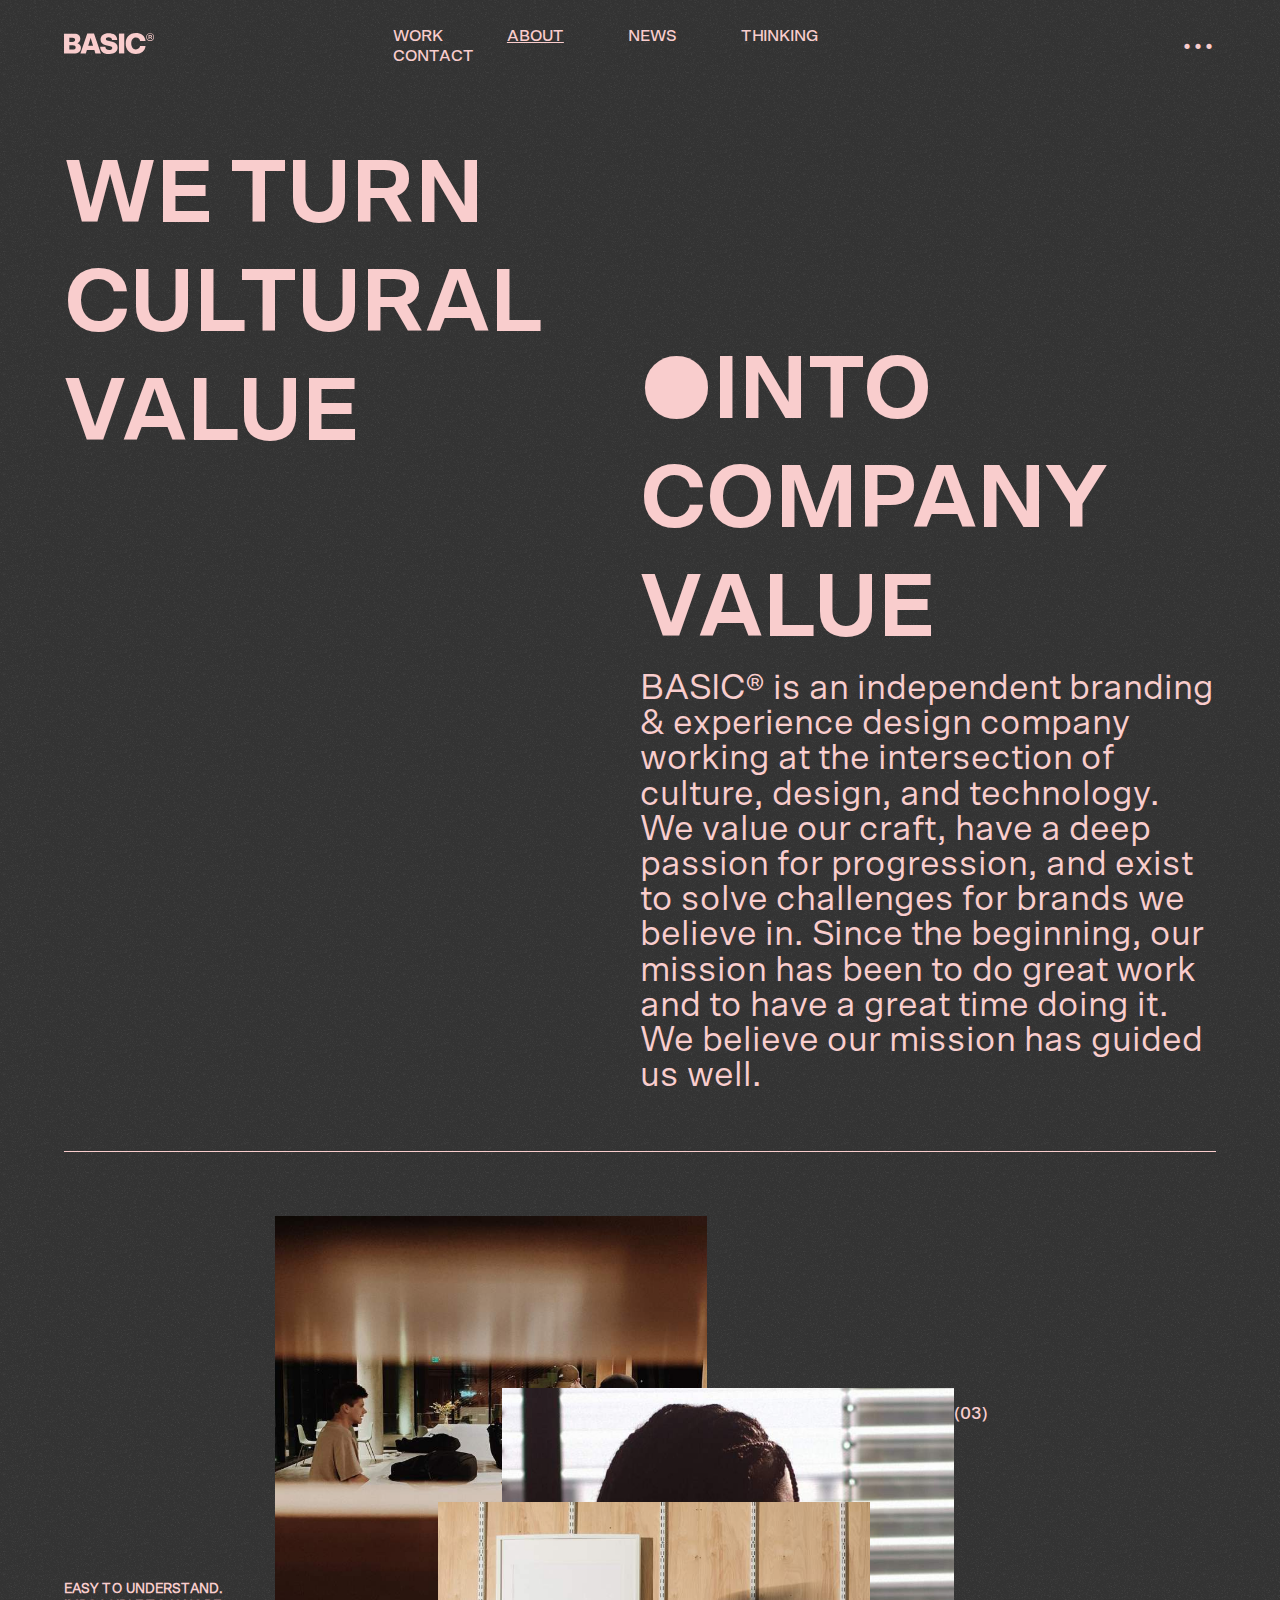
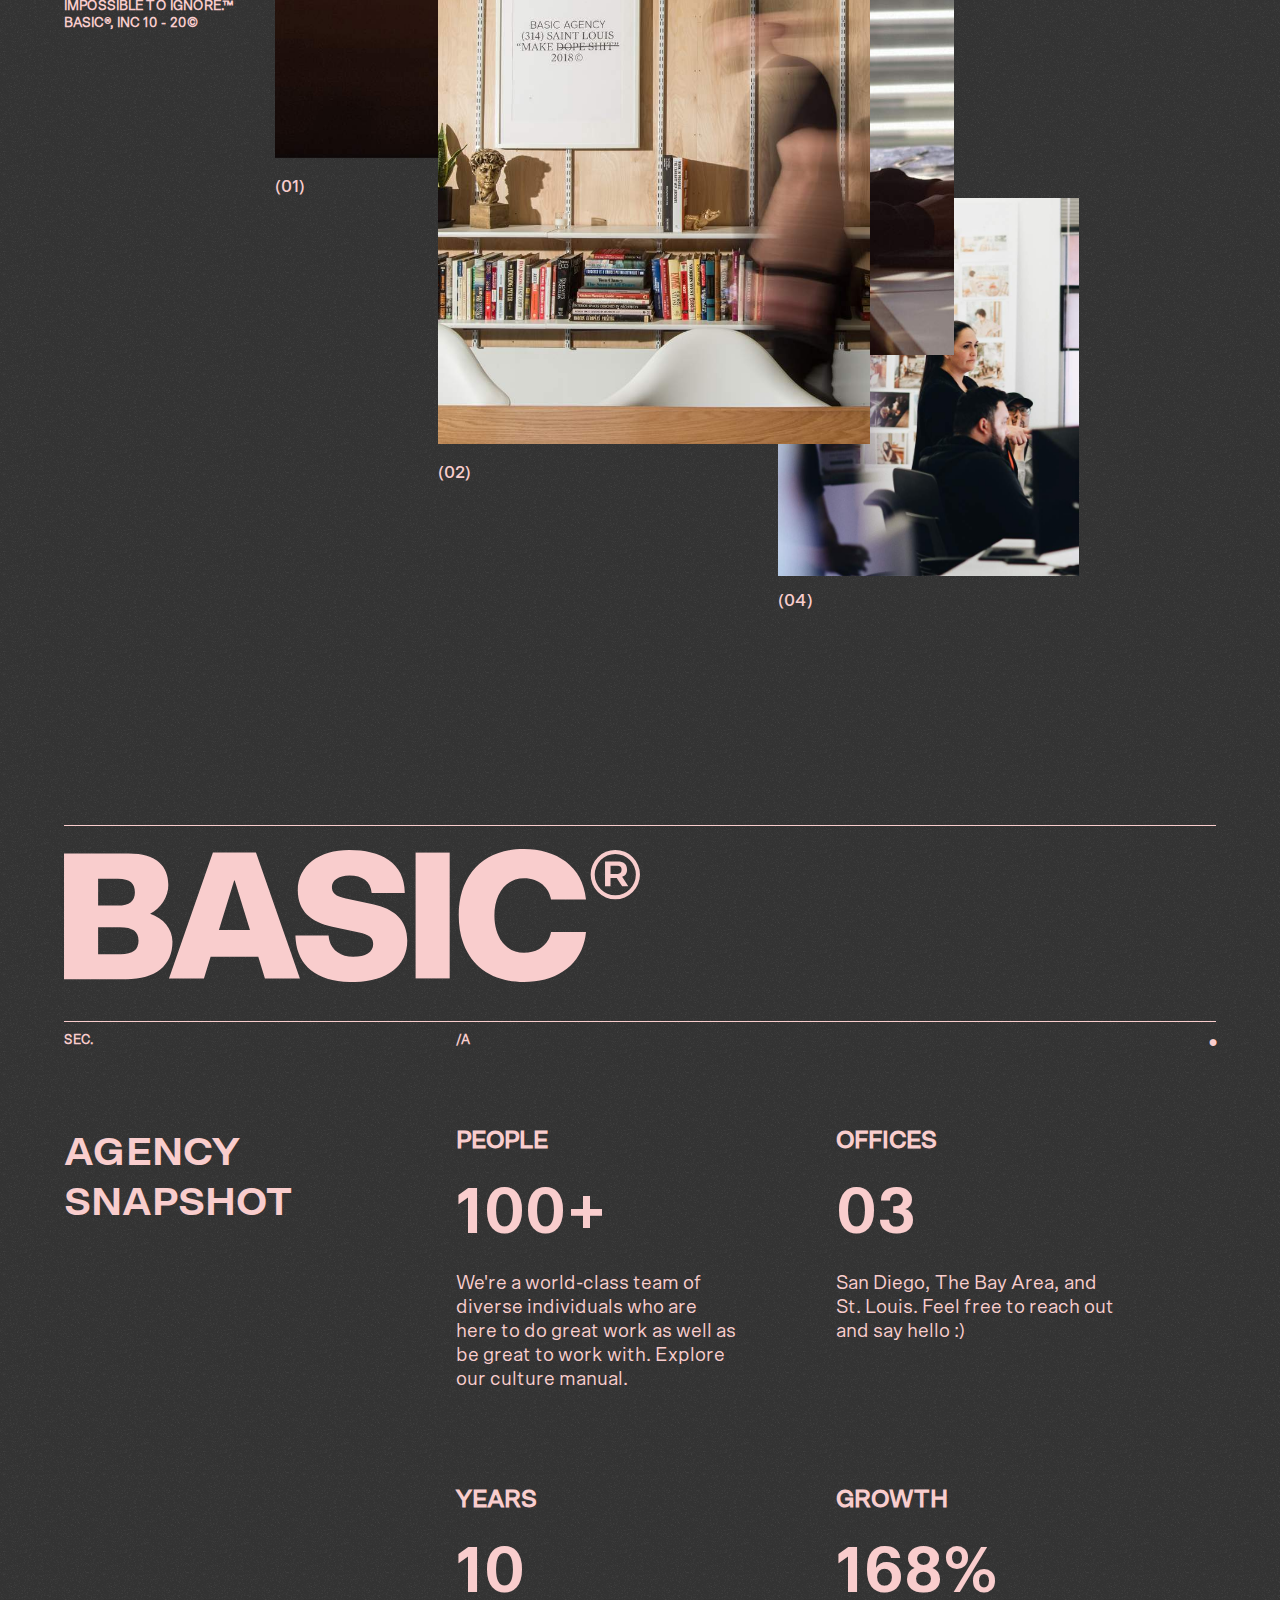
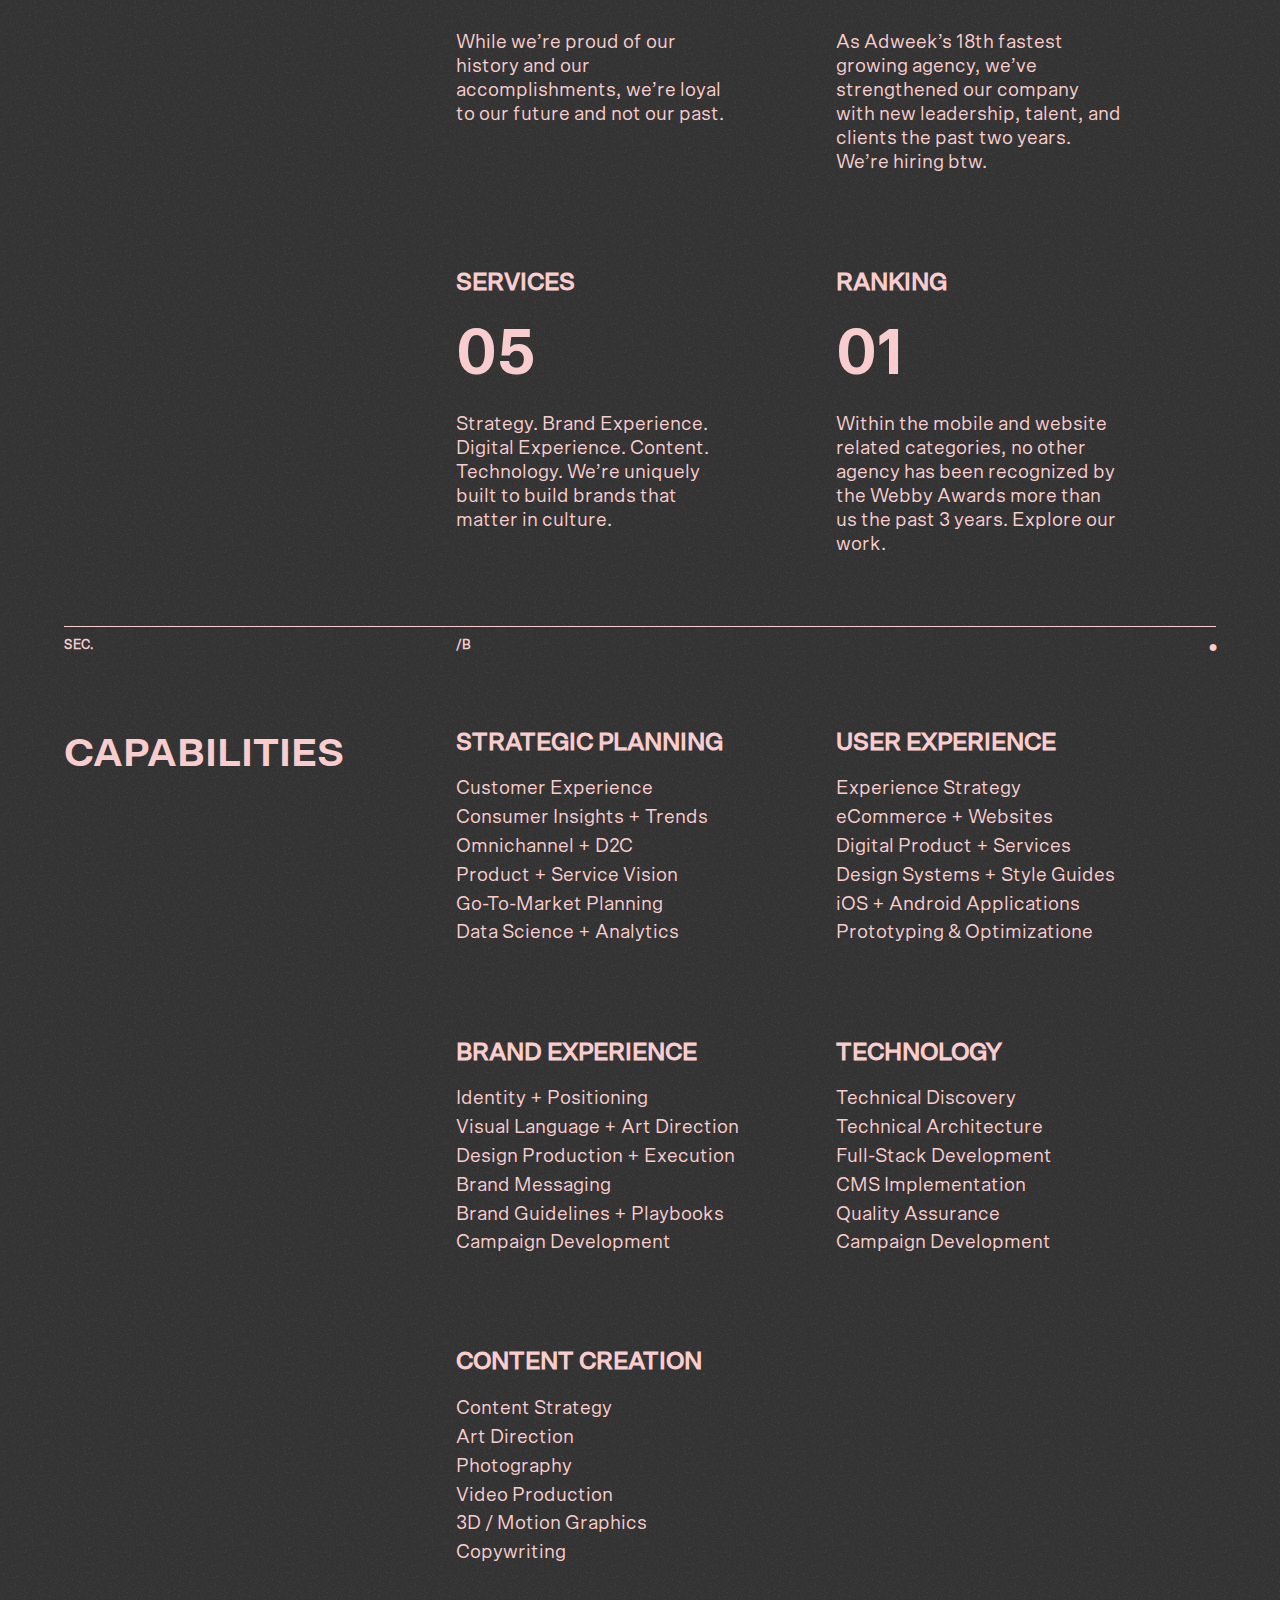
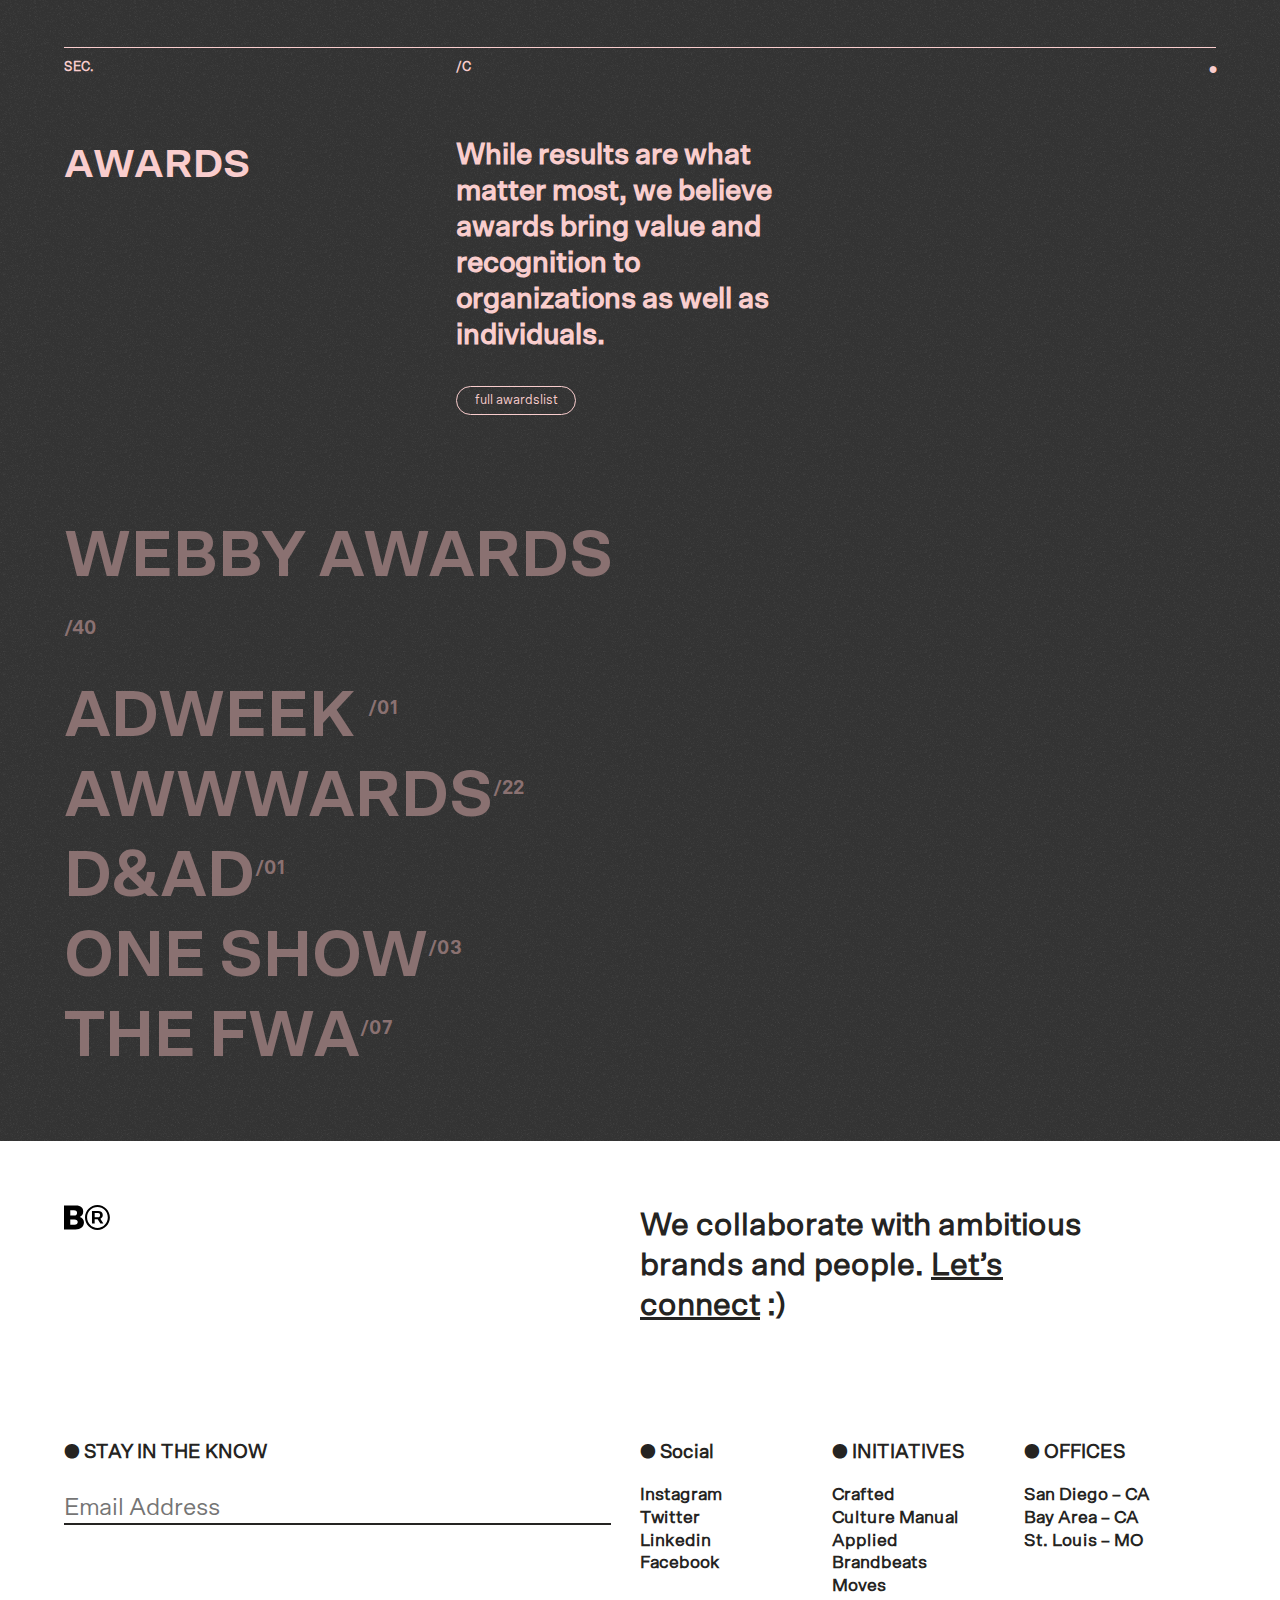
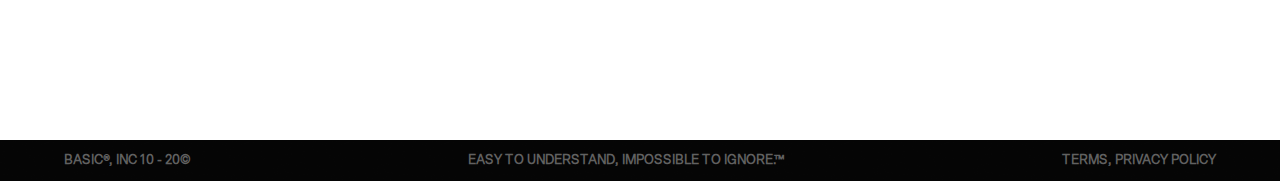
<file: assets/html/about.html>
<!DOCTYPE html>
<html lang="en">

<head>
    <meta charset="UTF-8">
    <meta name="viewport" content="width=device-width, initial-scale=1.0">
    <link rel="stylesheet" href="../css/style.css">
    <title>Basic Agency - About</title>
</head>

<body id="about-body">

    <section id="else">
        <header id="header">
            <div class="logo">
                <a href="../../index.html"><img src="../img/logo_pink.svg" alt=""></a>
            </div>
            <div class="navigation">
                <ul>
                    <li><a href="work.html">WORK</a></li>
                    <li><a href="about.html" class="current">ABOUT</a></li>
                    <li><a href="news.html">NEWS</a></li>
                    <li><a href="thinking.html">THINKING</a></li>
                    <li><a href="contact.html">CONTACT</a></li>
                </ul>
            </div>
            <div id="hirozental-menu">
                <a href="#">...</a>
            </div>
        </header>

        <main id="about-main">
            <section class="about-section-first">
                <article class="about-article-first">
                    <h2>WE TURN CULTURAL VALUE </h2>
                    <div>
                        <h3>●INTO COMPANY VALUE</h3>
                        <p>
                            BASIC® is an independent branding & experience design company working at the intersection of
                            culture, design, and
                            technology. We value our craft, have a deep passion for progression, and exist to solve
                            challenges
                            for brands we
                            believe in. Since the beginning, our mission has been to do great work and to have a great
                            time
                            doing it. We believe
                            our mission has guided us well.
                        </p>
                    </div>
                </article>
                <article class="about-article-second">
                    <h5>
                        EASY TO UNDERSTAND. <br>
                        IMPOSSIBLE TO IGNORE.™ <br>
                        BASIC®, INC 10 - 20©
                    </h5>
                    <div class="about-pictures">
                        <figure>
                            <img src="../img/About-Gallery_3.jpg" alt="" class="about-img-first">
                            <figcaption>
                                <p>
                                    (01)
                                </p>
                            </figcaption>
                        </figure>
                        <figure class="about-fig-second">
                            <img src="../img/About-Gallery_2.jpg" alt="" class="about-img-second">
                            <figcaption>
                                <p>
                                    (02)
                                </p>
                            </figcaption>
                        </figure>
                        <figure class="about-fig-third">
                            <img src="../img/About-Gallery_4.jpg" alt="" class="about-img-third">
                            <figcaption>
                                <p>
                                    (03)
                                </p>
                            </figcaption>
                        </figure>
                        <figure class="about-fig-fourth">
                            <img src="../img/About-Gallery_1.jpg" alt="" class="about-img-fourth">
                            <figcaption>
                                <p>
                                    (04)
                                </p>
                            </figcaption>
                        </figure>
                    </div>
                </article>
            </section>

            <section class="about-section-second">
                <div class="about-section-second-logo">
                    <img src="../img/logo_pink.svg" alt="">
                </div>
                <article class="about-article-third">

                    <h6>SEC.</h6>
                    <h6>/A</h6>
                    <span>●</span>
                    <h2>AGENCY SNAPSHOT</h2>
                    <div>
                        <h4>PEOPLE</h4>
                        <h3>100+</h3>
                        <p>
                            We're a world-class team of diverse individuals who are here to do great work as well as be
                            great to work with.
                            Explore our culture manual.
                        </p>
                    </div>
                    <div>
                        <h4>OFFICES</h4>
                        <h3>03</h3>
                        <p>
                            San Diego, The Bay Area, and St. Louis. Feel free to reach out and say hello :)
                        </p>
                    </div>
                    <div></div>
                    <div>
                        <h4>YEARS</h4>
                        <h3>10</h3>
                        <p>
                            While we’re proud of our history and our accomplishments, we’re loyal to our future and not
                            our
                            past.
                        </p>
                    </div>
                    <div>
                        <h4>GROWTH</h4>
                        <h3>168%</h3>
                        <p>
                            As Adweek’s 18th fastest growing agency, we’ve strengthened our company with new leadership,
                            talent, and clients the
                            past two years. We’re hiring btw.
                        </p>
                    </div>
                    <div></div>
                    <div>
                        <h4>SERVICES</h4>
                        <h3>05</h3>
                        <p>
                            Strategy. Brand Experience. Digital Experience. Content. Technology. We’re uniquely built to
                            build brands that
                            matter in culture.
                        </p>
                    </div>
                    <div>
                        <h4>RANKING</h4>
                        <h3>01</h3>
                        <p>
                            Within the mobile and website related categories, no other agency has been recognized by the
                            Webby Awards more than
                            us the past 3 years. Explore our work.
                        </p>
                    </div>
                </article>

                <article class="about-article-third">

                    <h6>SEC.</h6>
                    <h6>/B</h6>
                    <span>●</span>
                    <h2>CAPABILITIES</h2>
                    <div>
                        <h4>STRATEGIC PLANNING</h4>
                        <p>
                            Customer Experience <br>
                            Consumer Insights + Trends <br>
                            Omnichannel + D2C <br>
                            Product + Service Vision <br>
                            Go-To-Market Planning <br>
                            Data Science + Analytics
                        </p>
                    </div>
                    <div>
                        <h4>USER EXPERIENCE</h4>
                        <p>
                            Experience Strategy <br>
                            eCommerce + Websites <br>
                            Digital Product + Services <br>
                            Design Systems + Style Guides <br>
                            iOS + Android Applications <br>
                            Prototyping & Optimizatione
                        </p>
                    </div>
                    <div></div>
                    <div>
                        <h4>BRAND EXPERIENCE</h4>
                        <p>
                            Identity + Positioning <br>
                            Visual Language + Art Direction <br>
                            Design Production + Execution <br>
                            Brand Messaging <br>
                            Brand Guidelines + Playbooks <br>
                            Campaign Development <br>
                        </p>
                    </div>
                    <div>
                        <h4>TECHNOLOGY</h4>
                        <p>
                            Technical Discovery <br>
                            Technical Architecture <br>
                            Full-Stack Development <br>
                            CMS Implementation <br>
                            Quality Assurance <br>
                            Campaign Development
                        </p>
                    </div>
                    <div></div>
                    <div>
                        <h4>CONTENT CREATION</h4>
                        <p>
                            Content Strategy <br>
                            Art Direction <br>
                            Photography <br>
                            Video Production <br>
                            3D / Motion Graphics <br>
                            Copywriting
                        </p>
                    </div>

                </article>

                <article class="about-article-third">
                    <h6>SEC.</h6>
                    <h6>/C</h6>
                    <span>●</span>
                    <h2>AWARDS</h2>
                    <div>
                        <h5>
                            While results are what matter most, we believe awards bring value and recognition to
                            organizations as well as
                            individuals.
                        </h5>
                        <a href="#">full awardslist</a>
                    </div>
                </article>
                <article class="about-picture-hidden">
                    <div>
                        <h2 class="about-pic">WEBBY AWARDS <sup>/40</sup></h2>
                        <h2 class="about-pic">ADWEEK <sup>/01</sup></h2>
                        <h2 class="about-pic">AWWWARDS<sup>/22</sup></h2>
                        <h2 class="about-pic">D&AD<sup>/01</sup></h2>
                        <h2 class="about-pic">ONE SHOW<sup>/03</sup></h2>
                        <h2 class="about-pic">THE FWA<sup>/07</sup></h2>
                    </div>
                    <div>
                        <img src="../img/hover-1.jpg" alt="" class="about-pic">
                        <img src="../img/hover-2.jpg" alt="" class="about-pic">
                        <img src="../img/hover-3.jpg" alt="" class="about-pic">
                        <img src="../img/hover-4.jpg" alt="" class="about-pic">
                        <img src="../img/hover-5.jpg" alt="" class="about-pic">
                        <img src="../img/hover-6.jpg" alt="" class="about-pic">
                    </div>
                </article>
            </section>

            <article class="contacts about-contacts">
                <img src="../img/footer-logo-bg-white.svg" alt="">
                <h3>
                    We collaborate with ambitious brands and people.
                    <a href="#">Let’s connect</a> :)
                </h3>
                <div class="email">
                    <h4>● STAY IN THE KNOW</h4>
                    <input type="text" placeholder="Email Address">
                </div>
                <div class="contacts-way">
                    <div>
                        <h5>● Social</h5>
                        <div class="social">
                            <h6><a href="#">Instagram</a></h6>
                            <h6><a href="#">Twitter</a></h6>
                            <h6><a href="#">Linkedin</a></h6>
                            <h6><a href="#">Facebook</a></h6>
                        </div>
                    </div>
                    <div>
                        <h5>● INITIATIVES</h5>
                        <div class="initiatives">
                            <h6><a href="#">Crafted</a></h6>
                            <h6><a href="#">Culture Manual</a></h6>
                            <h6><a href="#">Applied</a></h6>
                            <h6><a href="#">Brandbeats</a></h6>
                            <h6><a href="#">Moves</a></h6>
                        </div>
                    </div>
                    <div>
                        <h5>● OFFICES</h5>
                        <div class="office">
                            <h6><a href="#">San Diego – CA</a></h6>
                            <h6><a href="#">Bay Area – CA</a></h6>
                            <h6><a href="#">St. Louis – MO</a></h6>
                        </div>
                    </div>
                </div>
            </article>
        </main>
        <footer>
            <h3>BASIC®, INC 10 - 20©</h3>
            <h3>EASY TO UNDERSTAND, IMPOSSIBLE TO IGNORE.™</h3>
            <h3><a href="">TERMS, PRIVACY POLICY</a></h3>
        </footer>
        </main>

    </section>

    <section id="aside">
        <header class="aside-header">
            <div>
                <h1>(6) Internal Works <br> ©2020 c/o BASIC®</h1>
                <p>A collection of internal project and initiatives under <br> the BASIC® brand.</p>
            </div>
            <div>
                <img src="../img/close.svg" alt="" id="close">
            </div>
        </header>
        <main class="aside-main">
            <section class="aside-sec-main">
                <div>
                    <div class="vL"></div><span>01</span>
                </div>
                <div>
                    <img src="../img/selected-work1.jpg" alt="">
                    <h1>Culture Manual® ©2018</h1>
                    <h2>Agency Culture & Onboarding</h2>
                    <p>To help strengthen our culture and attract world class talent, we created the Culture Manual – an
                        online guide for new hires that differentiates the employee onboarding process and builds
                        alignment
                        for our collective future.</p>
                    <a href="#">Visit the Site</a>
                </div>
            </section>

            <section class="aside-sec-main">
                <div>
                    <div class="vL"></div><span>02</span>
                </div>
                <div>
                    <img src="../img/selected-work2.jpg" alt="">
                    <h1>Culture Manual® ©2018</h1>
                    <h2>Agency Culture & Onboarding</h2>
                    <p>To help strengthen our culture and attract world class talent, we created the Culture Manual – an
                        online guide for new hires that differentiates the employee onboarding process and builds
                        alignment
                        for our collective future.</p>
                    <a href="#">Visit the Site</a>
                </div>
            </section>

            <section class="aside-sec-main">
                <div>
                    <div class="vL"></div><span>03</span>
                </div>
                <div>
                    <img src="../img/selected-work3.jpg" alt="">
                    <h1>Culture Manual® ©2018</h1>
                    <h2>Agency Culture & Onboarding</h2>
                    <p>To help strengthen our culture and attract world class talent, we created the Culture Manual – an
                        online guide for new hires that differentiates the employee onboarding process and builds
                        alignment
                        for our collective future.</p>
                    <a href="#">Visit the Site</a>
                </div>
            </section>

            <section class="aside-sec-main">
                <div>
                    <div class="vL"></div><span>04</span>
                </div>
                <div>
                    <img src="../img/selected-work4.jpg" alt="">
                    <h1>Culture Manual® ©2018</h1>
                    <h2>Agency Culture & Onboarding</h2>
                    <p>To help strengthen our culture and attract world class talent, we created the Culture Manual – an
                        online guide for new hires that differentiates the employee onboarding process and builds
                        alignment
                        for our collective future.</p>
                    <a href="#">Visit the Site</a>
                </div>
            </section>

            <section class="aside-sec-main">
                <div>
                    <div class="vL"></div><span>05</span>
                </div>
                <div>
                    <img src="../img/selected-work5.jpg" alt="">
                    <h1>Culture Manual® ©2018</h1>
                    <h2>Agency Culture & Onboarding</h2>
                    <p>To help strengthen our culture and attract world class talent, we created the Culture Manual – an
                        online guide for new hires that differentiates the employee onboarding process and builds
                        alignment
                        for our collective future.</p>
                    <a href="#">Visit the Site</a>
                </div>
            </section>
    </section>

    <script src="../js/main.js"></script>

</body>

</html>
</file>
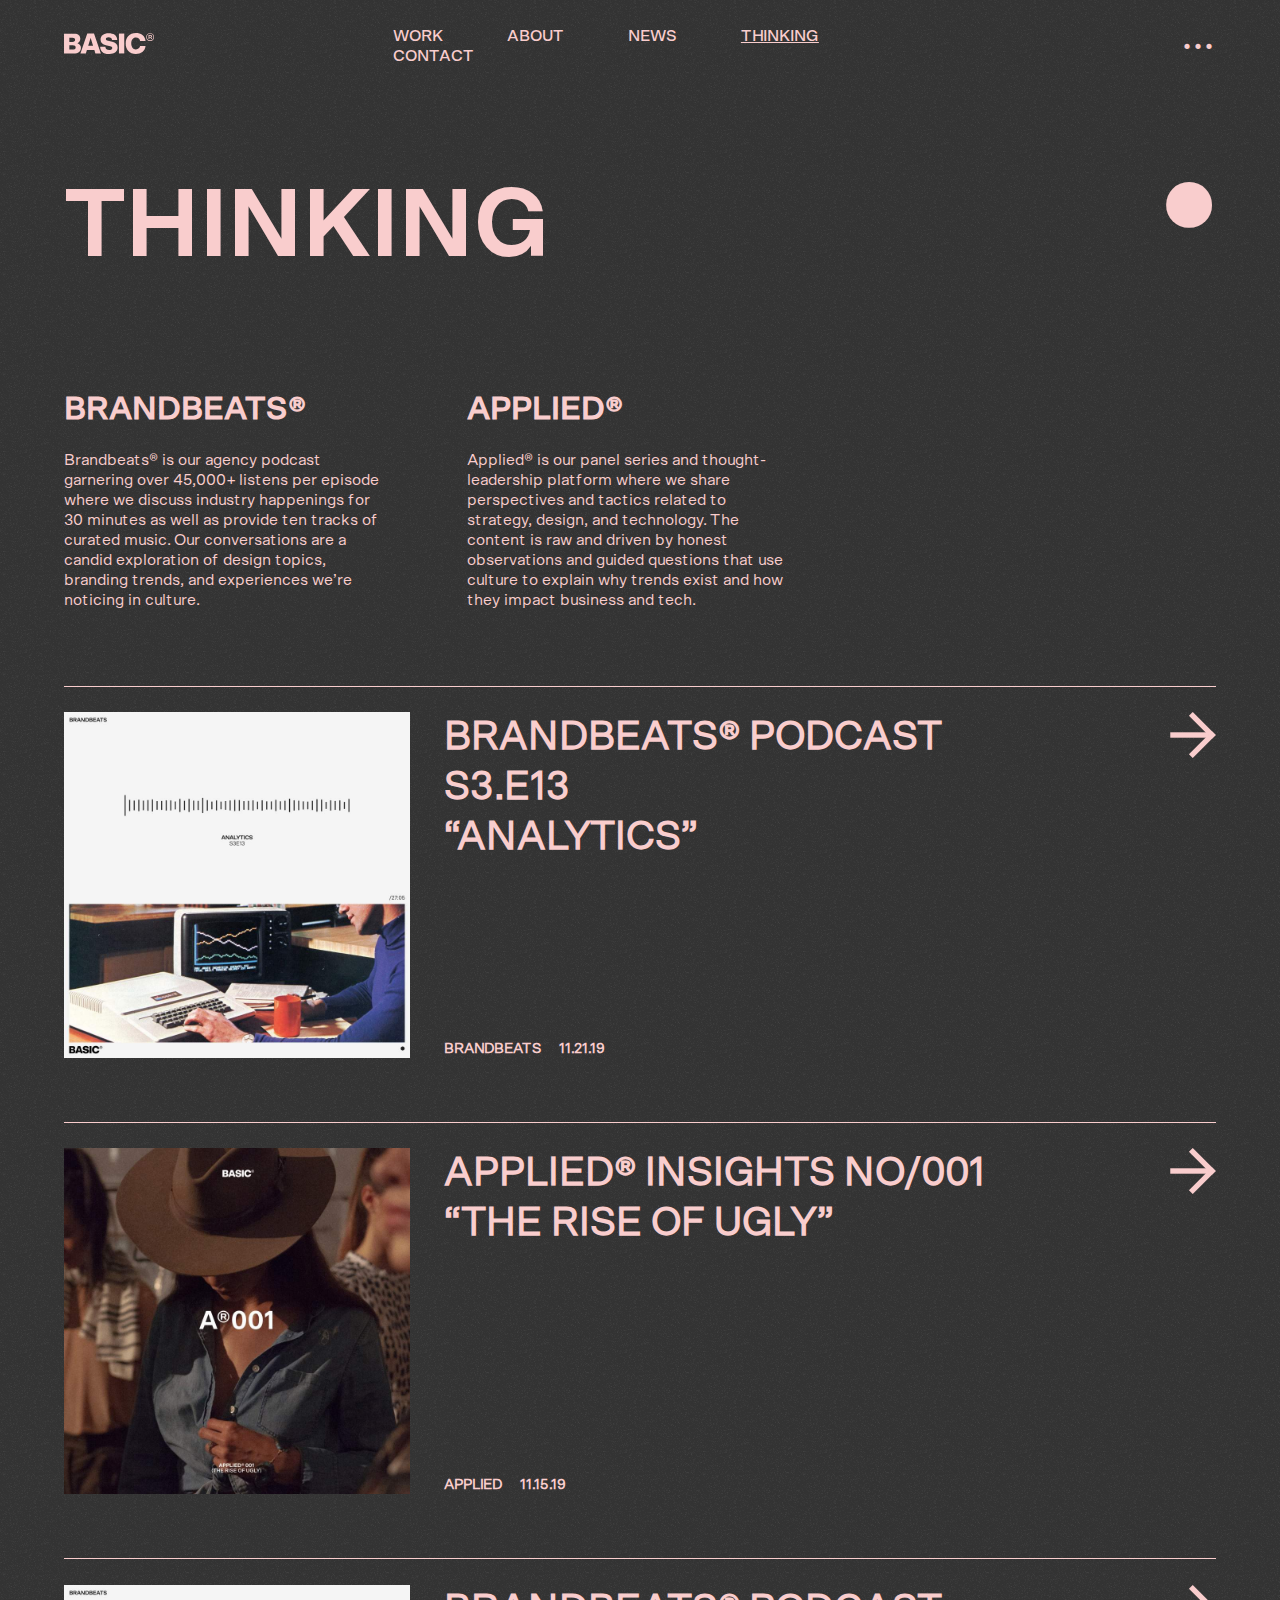
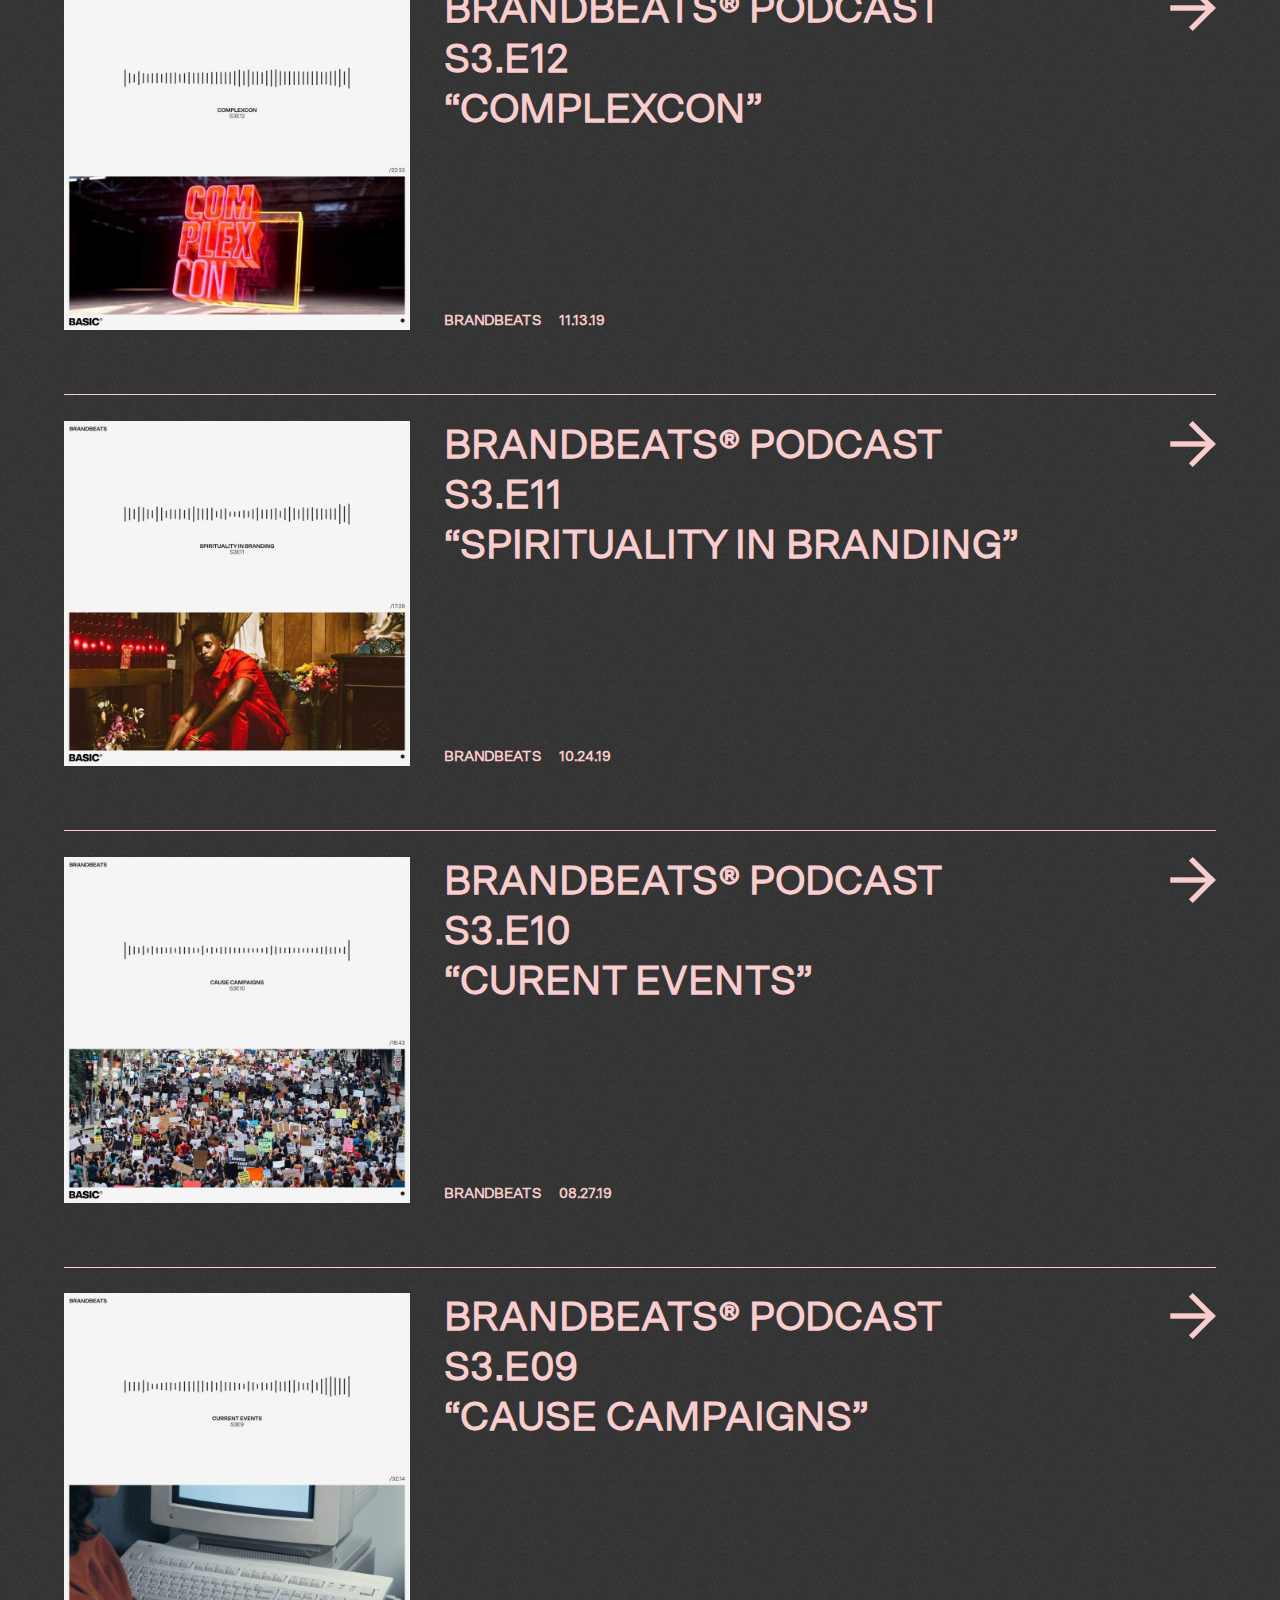
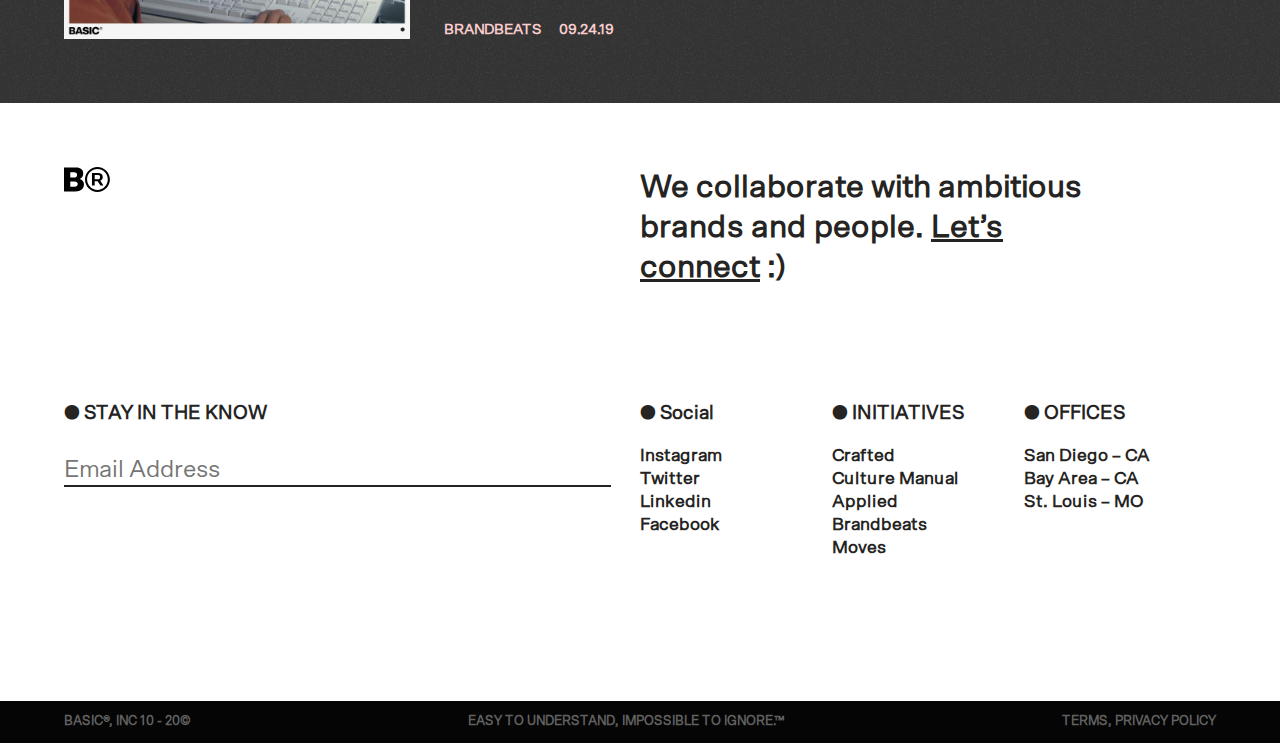
<file: assets/html/thinking.html>
<!DOCTYPE html>
<html lang="en">

<head>
    <meta charset="UTF-8">
    <meta name="viewport" content="width=device-width, initial-scale=1.0">
    <link rel="stylesheet" href="../css/style.css">
    <title>Basic Agency - Thinking</title>
</head>

<body id="about-body">
    <section id="else">
        <header id="header">
            <div class="logo">
                <a href="../../index.html"><img src="../img/logo_pink.svg" alt=""></a>
            </div>
            <div class="navigation">
                <ul>
                    <li><a href="work.html">WORK</a></li>
                    <li><a href="about.html">ABOUT</a></li>
                    <li><a href="news.html">NEWS</a></li>
                    <li><a href="thinking.html" class="current">THINKING</a></li>
                    <li><a href="contact.html">CONTACT</a></li>
                </ul>
            </div>
            <div id="hirozental-menu">
                <a href="#">...</a>
            </div>
        </header>
        <main id="thinking-main">
            <div class="thinking-headline">
                <h2>THINKING</h2>
                <span>●</span>
            </div>
            <div class="thinking-headline-text">
                <div>
                    <h2>BRANDBEATS®</h2>
                    <p>
                        Brandbeats® is our agency podcast garnering over 45,000+ listens per episode where we discuss
                        industry happenings for 30 minutes as well as provide ten tracks of curated music. Our
                        conversations
                        are a candid exploration of design topics, branding trends, and experiences we’re noticing in
                        culture.
                    </p>
                </div>
                <div>
                    <h2>APPLIED®</h2>
                    <p>
                        Applied® is our panel series and thought-leadership platform where we share perspectives and
                        tactics
                        related to
                        strategy, design, and technology. The content is raw and driven by honest observations and
                        guided
                        questions that
                        use culture to explain why trends exist and how they impact business and tech.
                    </p>
                </div>
            </div>
            <div class="news">
                <img src="../img/think1.jpg" alt="" class="news-img">
                <div class="news-text">
                    <h4>
                        BRANDBEATS® PODCAST <br>
                        S3.E13 <br>
                        “ANALYTICS”
                    </h4>
                    <h5>
                        BRANDBEATS 11.21.19
                    </h5>
                </div>
                <img src="../img/arrow.svg" alt="" class="arrow">
            </div>
            <div class="news">
                <img src="../img/think2.jpg" alt="" class="news-img">
                <div class="news-text">
                    <h4>
                        APPLIED® INSIGHTS NO/001 <br>
                        “THE RISE OF UGLY”
                    </h4>
                    <h5>
                        APPLIED 11.15.19
                    </h5>
                </div>
                <img src="../img/arrow.svg" alt="" class="arrow">
            </div>
            <div class="news">
                <img src="../img/think3.jpg" alt="" class="news-img">
                <div class="news-text">
                    <h4>
                        BRANDBEATS® PODCAST <br>
                        S3.E12 <br>
                        “COMPLEXCON”
                    </h4>
                    <h5>
                        BRANDBEATS 11.13.19
                    </h5>
                </div>
                <img src="../img/arrow.svg" alt="" class="arrow">
            </div>
            <div class="news">
                <img src="../img/think4.jpg" alt="" class="news-img">
                <div class="news-text">
                    <h4>
                        BRANDBEATS® PODCAST <br>
                        S3.E11 <br>
                        “SPIRITUALITY IN BRANDING”
                    </h4>
                    <h5>
                        BRANDBEATS 10.24.19
                    </h5>
                </div>
                <img src="../img/arrow.svg" alt="" class="arrow">
            </div>
            <div class="news">
                <img src="../img/think5.jpg" alt="" class="news-img">
                <div class="news-text">
                    <h4>
                        BRANDBEATS® PODCAST <br>
                        S3.E10 <br>
                        “CURENT EVENTS”
                    </h4>
                    <h5>
                        BRANDBEATS 08.27.19
                    </h5>
                </div>
                <img src="../img/arrow.svg" alt="" class="arrow">
            </div>
            <div class="news">
                <img src="../img/think6.jpg" alt="" class="news-img">
                <div class="news-text">
                    <h4>
                        BRANDBEATS® PODCAST <br>
                        S3.E09 <br>
                        “CAUSE CAMPAIGNS”
                    </h4>
                    <h5>
                        BRANDBEATS 09.24.19
                    </h5>
                </div>
                <img src="../img/arrow.svg" alt="" class="arrow">
            </div>

            <article class="contacts about-contacts">
                <img src="../img/footer-logo-bg-white.svg" alt="">
                <h3>
                    We collaborate with ambitious brands and people.
                    <a href="#">Let’s connect</a> :)
                </h3>
                <div class="email">
                    <h4>● STAY IN THE KNOW</h4>
                    <input type="text" placeholder="Email Address">
                </div>
                <div class="contacts-way">
                    <div>
                        <h5>● Social</h5>
                        <div class="social">
                            <h6><a href="#">Instagram</a></h6>
                            <h6><a href="#">Twitter</a></h6>
                            <h6><a href="#">Linkedin</a></h6>
                            <h6><a href="#">Facebook</a></h6>
                        </div>
                    </div>
                    <div>
                        <h5>● INITIATIVES</h5>
                        <div class="initiatives">
                            <h6><a href="#">Crafted</a></h6>
                            <h6><a href="#">Culture Manual</a></h6>
                            <h6><a href="#">Applied</a></h6>
                            <h6><a href="#">Brandbeats</a></h6>
                            <h6><a href="#">Moves</a></h6>
                        </div>
                    </div>
                    <div>
                        <h5>● OFFICES</h5>
                        <div class="office">
                            <h6><a href="#">San Diego – CA</a></h6>
                            <h6><a href="#">Bay Area – CA</a></h6>
                            <h6><a href="#">St. Louis – MO</a></h6>
                        </div>
                    </div>
                </div>
            </article>
        </main>
        <footer>
            <h3>BASIC®, INC 10 - 20©</h3>
            <h3>EASY TO UNDERSTAND, IMPOSSIBLE TO IGNORE.™</h3>
            <h3><a href="">TERMS, PRIVACY POLICY</a></h3>
        </footer>
    </section>

    <section id="aside">
        <header class="aside-header">
            <div>
                <h1>(6) Internal Works <br> ©2020 c/o BASIC®</h1>
                <p>A collection of internal project and initiatives under <br> the BASIC® brand.</p>
            </div>
            <div>
                <img src="../img/close.svg" alt="" id="close">
            </div>
        </header>
        <main class="aside-main">
            <section class="aside-sec-main">
                <div>
                    <div class="vL"></div><span>01</span>
                </div>
                <div>
                    <img src="../img/selected-work1.jpg" alt="">
                    <h1>Culture Manual® ©2018</h1>
                    <h2>Agency Culture & Onboarding</h2>
                    <p>To help strengthen our culture and attract world class talent, we created the Culture Manual – an
                        online guide for new hires that differentiates the employee onboarding process and builds
                        alignment
                        for our collective future.</p>
                    <a href="#">Visit the Site</a>
                </div>
            </section>

            <section class="aside-sec-main">
                <div>
                    <div class="vL"></div><span>02</span>
                </div>
                <div>
                    <img src="../img/selected-work2.jpg" alt="">
                    <h1>Culture Manual® ©2018</h1>
                    <h2>Agency Culture & Onboarding</h2>
                    <p>To help strengthen our culture and attract world class talent, we created the Culture Manual – an
                        online guide for new hires that differentiates the employee onboarding process and builds
                        alignment
                        for our collective future.</p>
                    <a href="#">Visit the Site</a>
                </div>
            </section>

            <section class="aside-sec-main">
                <div>
                    <div class="vL"></div><span>03</span>
                </div>
                <div>
                    <img src="../img/selected-work3.jpg" alt="">
                    <h1>Culture Manual® ©2018</h1>
                    <h2>Agency Culture & Onboarding</h2>
                    <p>To help strengthen our culture and attract world class talent, we created the Culture Manual – an
                        online guide for new hires that differentiates the employee onboarding process and builds
                        alignment
                        for our collective future.</p>
                    <a href="#">Visit the Site</a>
                </div>
            </section>

            <section class="aside-sec-main">
                <div>
                    <div class="vL"></div><span>04</span>
                </div>
                <div>
                    <img src="../img/selected-work4.jpg" alt="">
                    <h1>Culture Manual® ©2018</h1>
                    <h2>Agency Culture & Onboarding</h2>
                    <p>To help strengthen our culture and attract world class talent, we created the Culture Manual – an
                        online guide for new hires that differentiates the employee onboarding process and builds
                        alignment
                        for our collective future.</p>
                    <a href="#">Visit the Site</a>
                </div>
            </section>

            <section class="aside-sec-main">
                <div>
                    <div class="vL"></div><span>05</span>
                </div>
                <div>
                    <img src="../img/selected-work5.jpg" alt="">
                    <h1>Culture Manual® ©2018</h1>
                    <h2>Agency Culture & Onboarding</h2>
                    <p>To help strengthen our culture and attract world class talent, we created the Culture Manual – an
                        online guide for new hires that differentiates the employee onboarding process and builds
                        alignment
                        for our collective future.</p>
                    <a href="#">Visit the Site</a>
                </div>
            </section>
    </section>

    <script src="../js/main.js"></script>

</body>

</html>
</file>
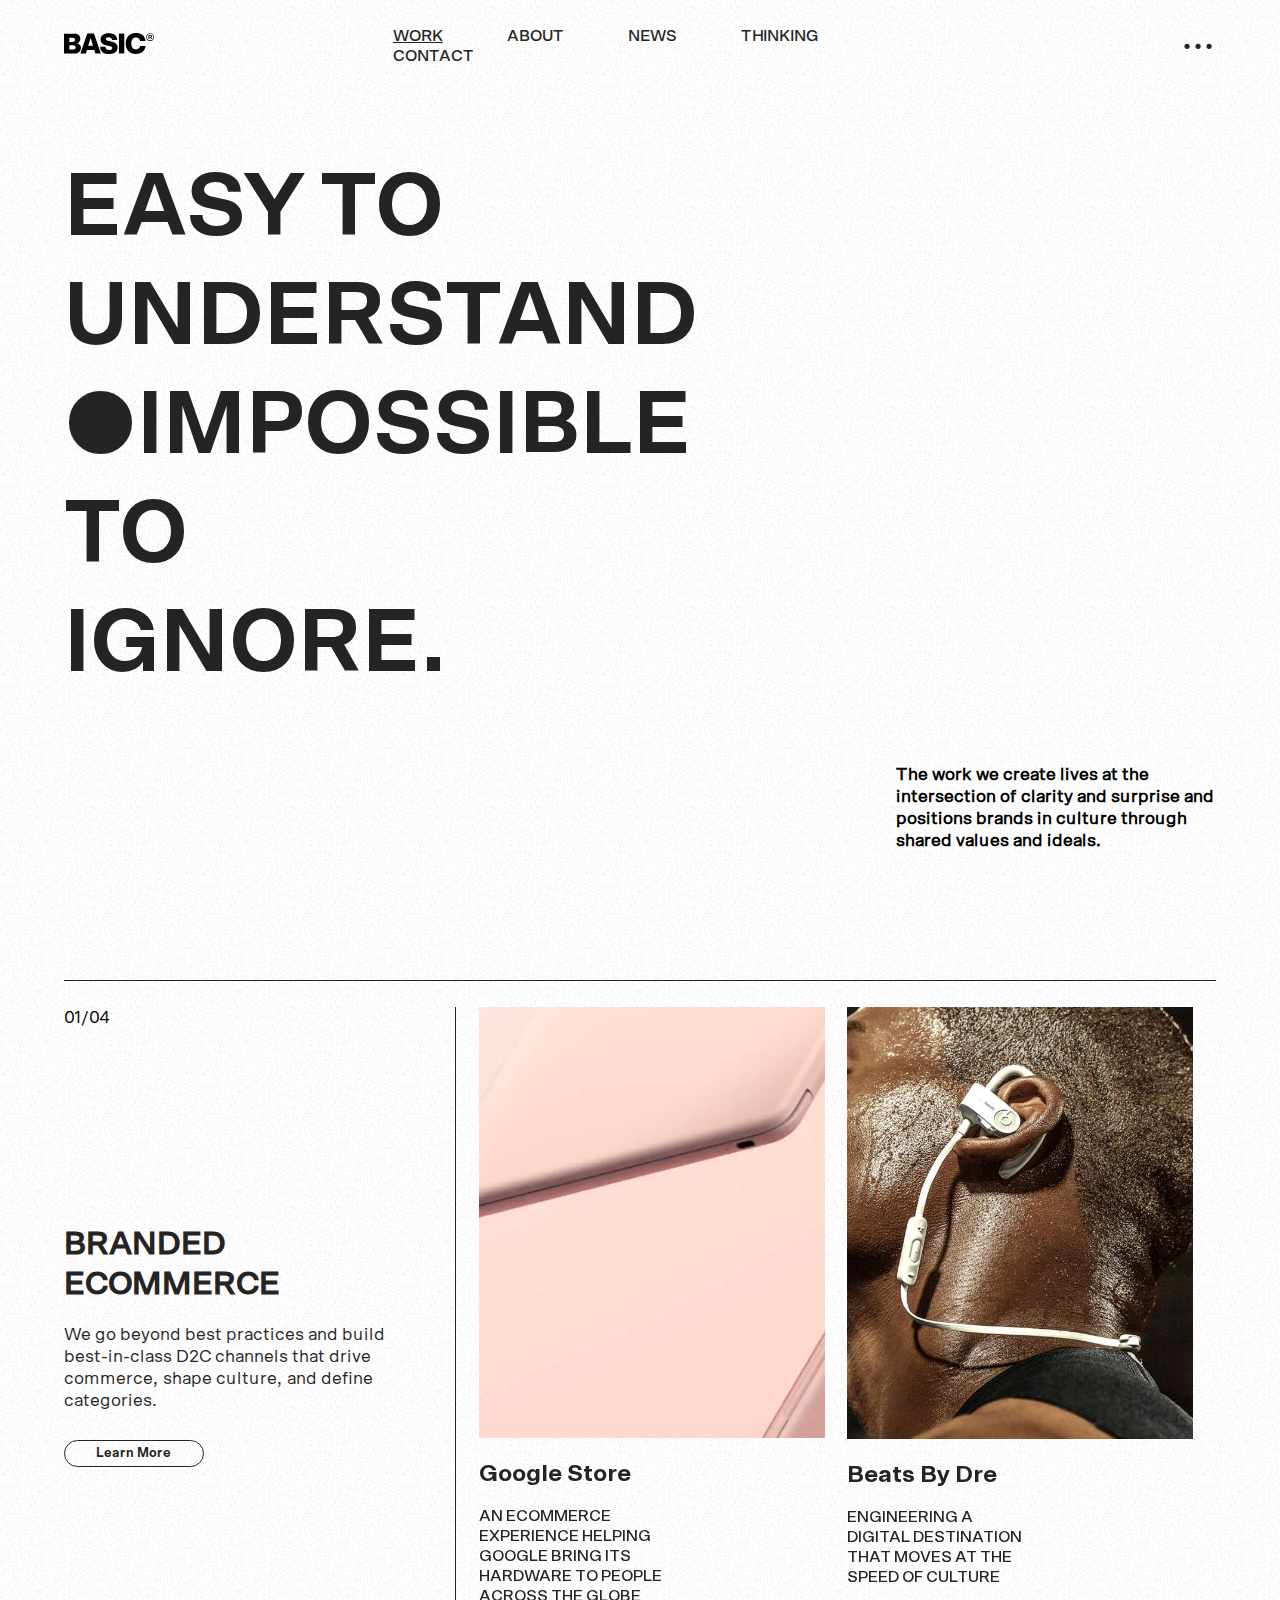
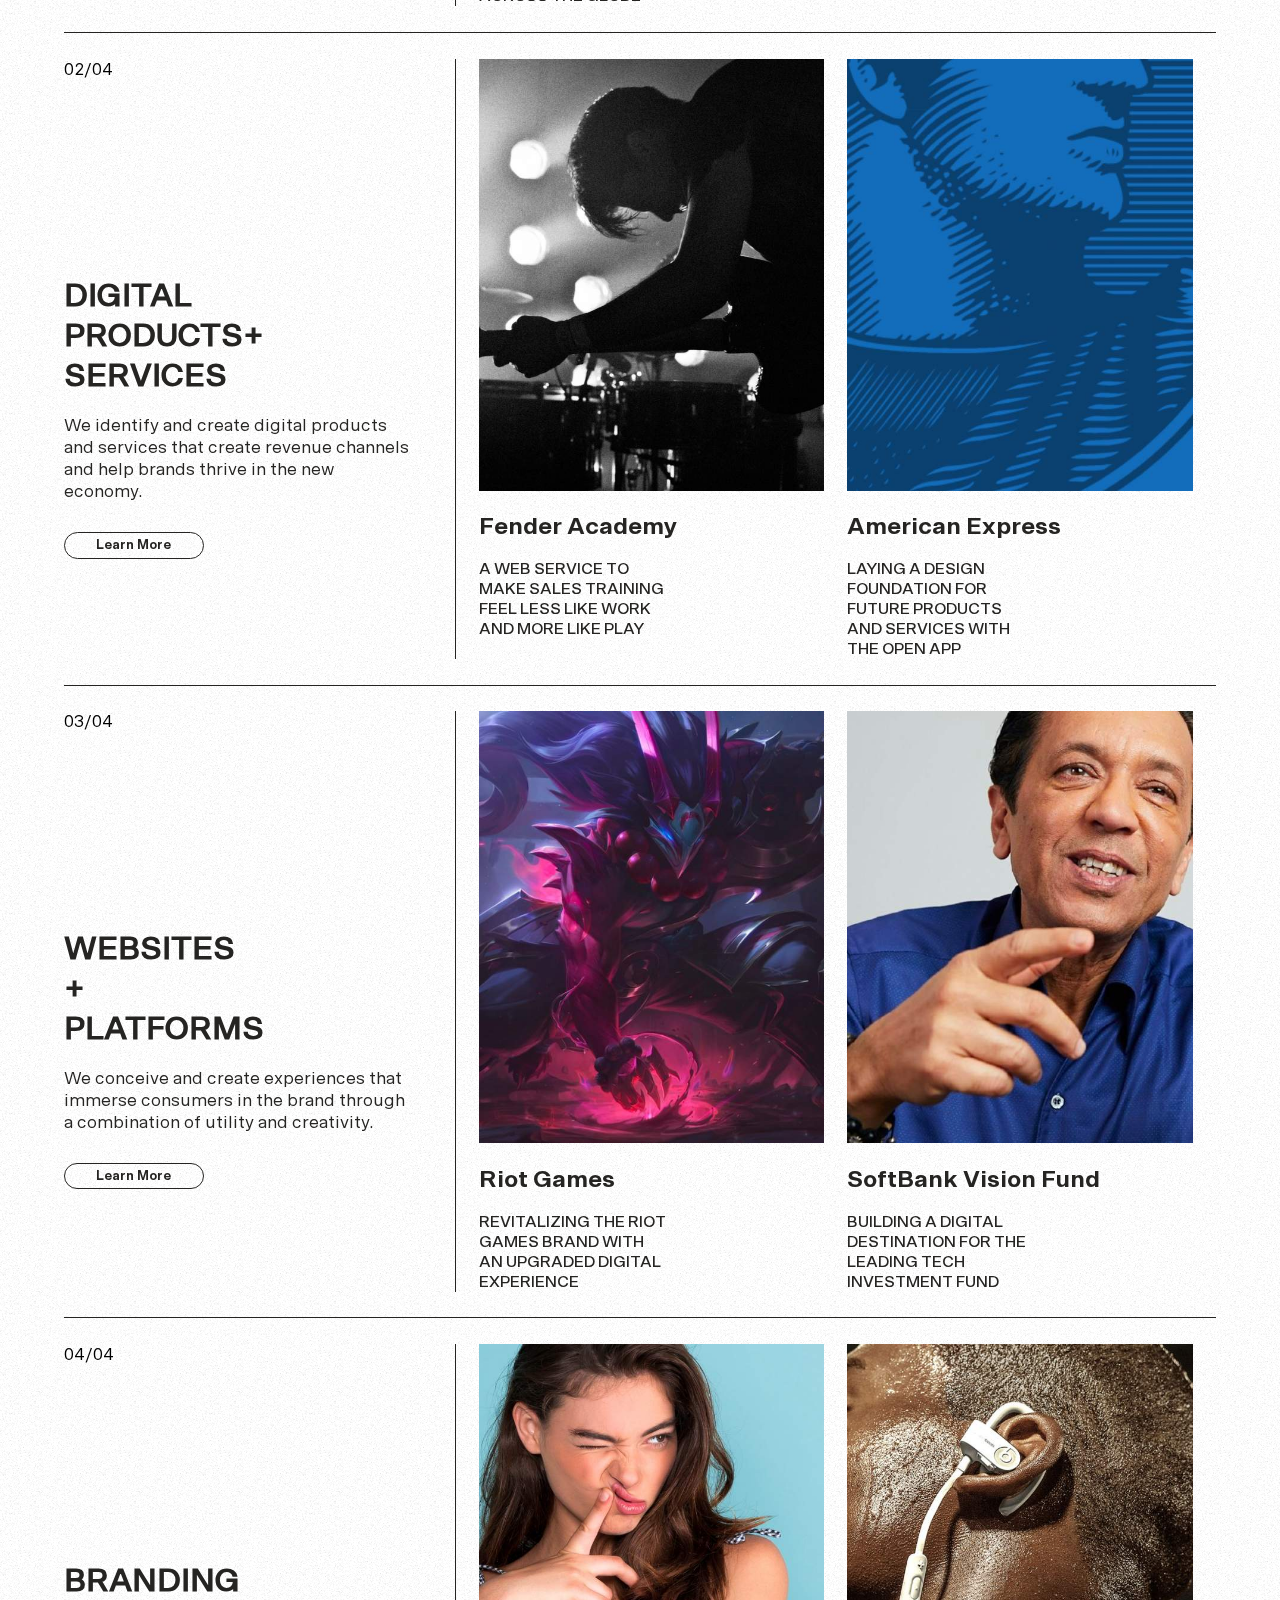
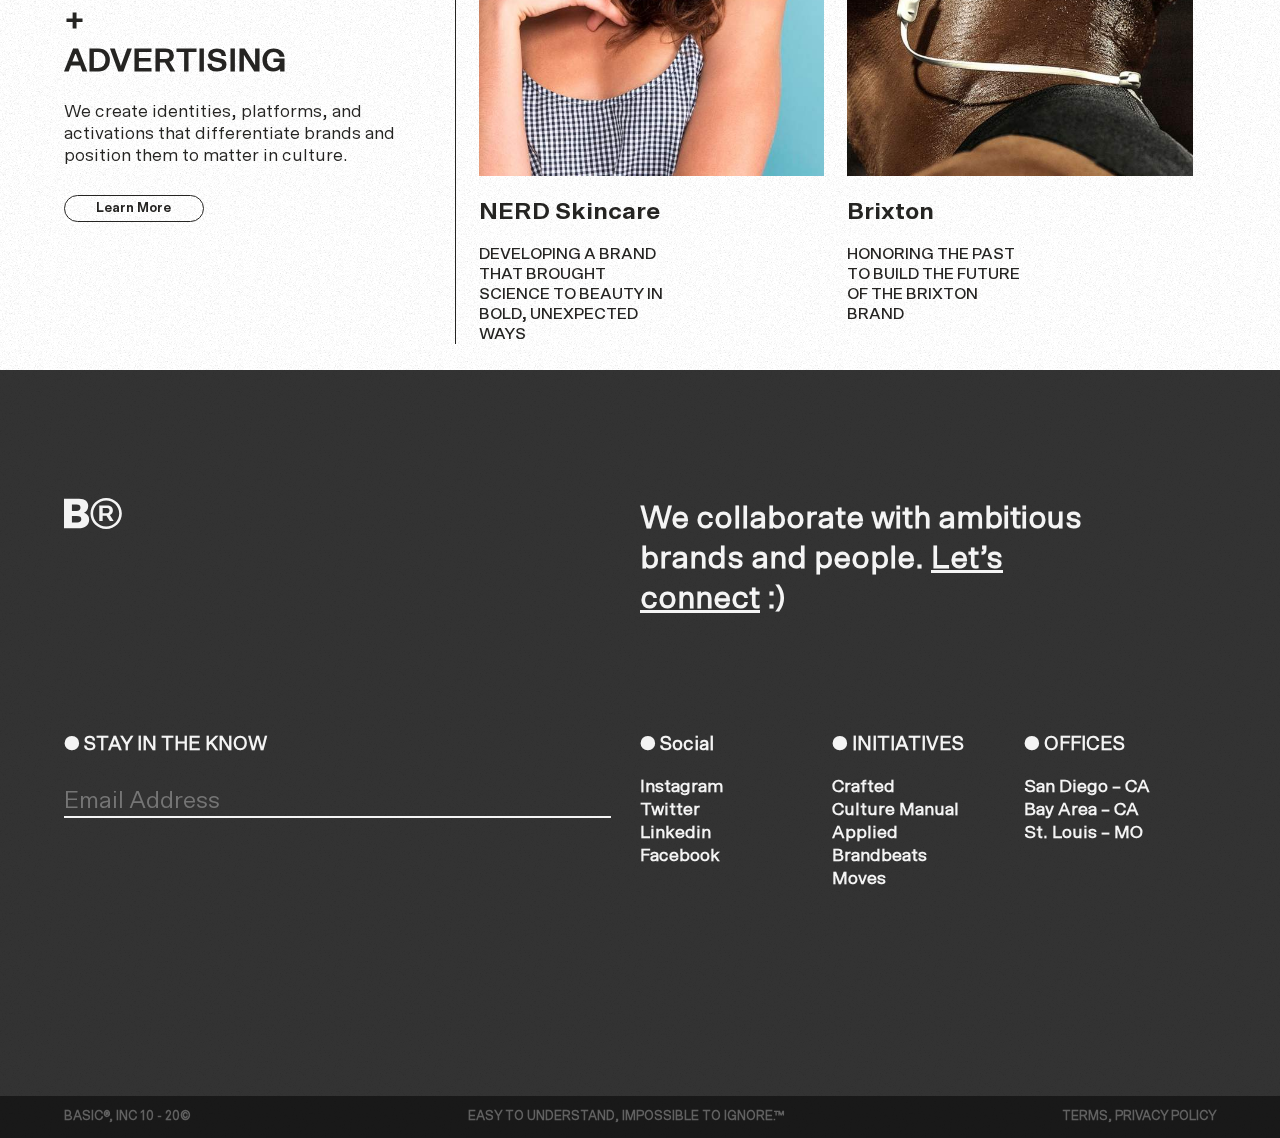
<file: assets/html/work.html>
<!DOCTYPE html>
<html lang="en">

<head>
    <meta charset="UTF-8">
    <meta name="viewport" content="width=device-width, initial-scale=1.0">
    <link rel="stylesheet" href="../css/style.css">
    <title>Basic Agency - Work</title>
</head>

<body>
    <section id="else">
        <header id="header">
            <div class="logo">
                <a href="../../index.html"><img src="../img/logo.svg" alt=""></a>
            </div>
            <div class="navigation">
                <ul>
                    <li><a href="work.html" class="current">WORK</a></li>
                    <li><a href="about.html">ABOUT</a></li>
                    <li><a href="news.html">NEWS</a></li>
                    <li><a href="thinking.html">THINKING</a></li>
                    <li><a href="contact.html">CONTACT</a></li>
                </ul>
            </div>
            <div id="hirozental-menu">
                <a href="#">...</a>
            </div>
        </header>

        <main id="work-main">

            <section class="work-section-first">
                <h2>EASY TO UNDERSTAND ●IMPOSSIBLE TO IGNORE.</h2>
                <h3>The work we create lives at the intersection of clarity and surprise and positions brands in culture
                    through shared
                    values and ideals.
                </h3>
                <article class="work-article">
                    <div class="work-article-text">
                        <span>01/04</span>
                        <h4>BRANDED ECOMMERCE</h4>
                        <p>
                            We go beyond best practices and build best-in-class D2C channels that drive commerce, shape
                            culture, and define
                            categories.
                        </p>
                        <a href="#">Learn More</a>
                    </div>
                    <div class="work-article-fig">
                        <figure>
                            <video width="100%" autoplay loop>
                                <source src="../img/Google-Store.mp4" type="video/mp4">
                            </video>
                            <figcaption>
                                <h5>Google Store</h5>
                                <p>
                                    AN ECOMMERCE EXPERIENCE HELPING GOOGLE BRING ITS HARDWARE TO PEOPLE ACROSS THE GLOBE
                                </p>
                            </figcaption>
                        </figure>
                    </div>
                    <div class="work-article-fig">
                        <figure>
                            <img src="../img/Beats.jpg" alt="">
                            <figcaption>
                                <h5>Beats By Dre</h5>
                                <p>
                                    ENGINEERING A DIGITAL DESTINATION THAT MOVES AT THE SPEED OF CULTURE
                                </p>
                            </figcaption>
                        </figure>
                    </div>
                </article>

                <article class="work-article">
                    <div class="work-article-text">
                        <span>02/04</span>
                        <h4>DIGITAL PRODUCTS+ SERVICES</h4>
                        <p>
                            We identify and create digital products and services that create revenue channels and help
                            brands thrive in the new
                            economy.
                        </p>
                        <a href="#">Learn More</a>
                    </div>
                    <div class="work-article-fig">
                        <figure>
                            <img src="../img/Fender.jpg" alt="">
                            <figcaption>
                                <h5>Fender Academy</h5>
                                <p>
                                    A WEB SERVICE TO MAKE SALES TRAINING FEEL LESS LIKE WORK AND MORE LIKE PLAY
                                </p>
                            </figcaption>
                        </figure>
                    </div>
                    <div class="work-article-fig">
                        <figure>
                            <img src="../img/AMEX.jpg" alt="">
                            <figcaption>
                                <h5>American Express</h5>
                                <p>
                                    LAYING A DESIGN FOUNDATION FOR FUTURE PRODUCTS AND SERVICES WITH THE OPEN APP
                                </p>
                            </figcaption>
                        </figure>
                    </div>
                </article>

                <article class="work-article">
                    <div class="work-article-text">
                        <span>03/04</span>
                        <h4>WEBSITES + PLATFORMS</h4>
                        <p>
                            We conceive and create experiences that immerse consumers in the brand through a combination
                            of
                            utility and
                            creativity.
                        </p>
                        <a href="#">Learn More</a>
                    </div>
                    <div class="work-article-fig">
                        <figure>
                            <img src="../img/Riot.jpg" alt="">
                            <figcaption>
                                <h5>Riot Games</h5>
                                <p>
                                    REVITALIZING THE RIOT GAMES BRAND WITH AN UPGRADED DIGITAL EXPERIENCE
                                </p>
                            </figcaption>
                        </figure>
                    </div>
                    <div class="work-article-fig">
                        <figure>
                            <img src="../img/Softbank.jpg" alt="">
                            <figcaption>
                                <h5>SoftBank Vision Fund</h5>
                                <p>
                                    BUILDING A DIGITAL DESTINATION FOR THE LEADING TECH INVESTMENT FUND
                                </p>
                            </figcaption>
                        </figure>
                    </div>
                </article>

                <article class="work-article">
                    <div class="work-article-text">
                        <span>04/04</span>
                        <h4>BRANDING + ADVERTISING</h4>
                        <p>
                            We create identities, platforms, and activations that differentiate brands and position them
                            to
                            matter in culture.
                        </p>
                        <a href="#">Learn More</a>
                    </div>
                    <div class="work-article-fig">
                        <figure>
                            <img src="../img/NERD.jpg" alt="">
                            <figcaption>
                                <h5>NERD Skincare</h5>
                                <p>
                                    DEVELOPING A BRAND THAT BROUGHT SCIENCE TO BEAUTY IN BOLD, UNEXPECTED WAYS
                                </p>
                            </figcaption>
                        </figure>
                    </div>
                    <div class="work-article-fig">
                        <figure>
                            <img src="../img/Beats.jpg" alt="">
                            <figcaption>
                                <h5>Brixton</h5>
                                <p>
                                    HONORING THE PAST TO BUILD THE FUTURE OF THE BRIXTON BRAND
                                </p>
                            </figcaption>
                        </figure>
                    </div>
                </article>
                <article class="contacts">
                    <img src="../img/footer-logo.svg" alt="">
                    <h3>
                        We collaborate with ambitious brands and people.
                        <a href="#">Let’s connect</a> :)
                    </h3>
                    <div class="email">
                        <h4>● STAY IN THE KNOW</h4>
                        <input type="text" placeholder="Email Address">
                    </div>
                    <div class="contacts-way">
                        <div>
                            <h5>● Social</h5>
                            <div class="social">
                                <h6><a href="#">Instagram</a></h6>
                                <h6><a href="#">Twitter</a></h6>
                                <h6><a href="#">Linkedin</a></h6>
                                <h6><a href="#">Facebook</a></h6>
                            </div>
                        </div>
                        <div>
                            <h5>● INITIATIVES</h5>
                            <div class="initiatives">
                                <h6><a href="#">Crafted</a></h6>
                                <h6><a href="#">Culture Manual</a></h6>
                                <h6><a href="#">Applied</a></h6>
                                <h6><a href="#">Brandbeats</a></h6>
                                <h6><a href="#">Moves</a></h6>
                            </div>
                        </div>
                        <div>
                            <h5>● OFFICES</h5>
                            <div class="office">
                                <h6><a href="#">San Diego – CA</a></h6>
                                <h6><a href="#">Bay Area – CA</a></h6>
                                <h6><a href="#">St. Louis – MO</a></h6>
                            </div>
                        </div>
                    </div>
                </article>
            </section>
        </main>
        <footer>
            <h3>BASIC®, INC 10 - 20©</h3>
            <h3>EASY TO UNDERSTAND, IMPOSSIBLE TO IGNORE.™</h3>
            <h3><a href="">TERMS, PRIVACY POLICY</a></h3>
        </footer>
    </section>

    <section id="aside">
        <header class="aside-header">
            <div>
                <h1>(6) Internal Works <br> ©2020 c/o BASIC®</h1>
                <p>A collection of internal project and initiatives under <br> the BASIC® brand.</p>
            </div>
            <div>
                <img src="../img/close.svg" alt="" id="close">
            </div>
        </header>
        <main class="aside-main">
            <section class="aside-sec-main">
                <div>
                    <div class="vL"></div><span>01</span>
                </div>
                <div>
                    <img src="../img/selected-work1.jpg" alt="">
                    <h1>Culture Manual® ©2018</h1>
                    <h2>Agency Culture & Onboarding</h2>
                    <p>To help strengthen our culture and attract world class talent, we created the Culture Manual – an
                        online guide for new hires that differentiates the employee onboarding process and builds
                        alignment
                        for our collective future.</p>
                    <a href="#">Visit the Site</a>
                </div>
            </section>

            <section class="aside-sec-main">
                <div>
                    <div class="vL"></div><span>02</span>
                </div>
                <div>
                    <img src="../img/selected-work2.jpg" alt="">
                    <h1>Culture Manual® ©2018</h1>
                    <h2>Agency Culture & Onboarding</h2>
                    <p>To help strengthen our culture and attract world class talent, we created the Culture Manual – an
                        online guide for new hires that differentiates the employee onboarding process and builds
                        alignment
                        for our collective future.</p>
                    <a href="#">Visit the Site</a>
                </div>
            </section>

            <section class="aside-sec-main">
                <div>
                    <div class="vL"></div><span>03</span>
                </div>
                <div>
                    <img src="../img/selected-work3.jpg" alt="">
                    <h1>Culture Manual® ©2018</h1>
                    <h2>Agency Culture & Onboarding</h2>
                    <p>To help strengthen our culture and attract world class talent, we created the Culture Manual – an
                        online guide for new hires that differentiates the employee onboarding process and builds
                        alignment
                        for our collective future.</p>
                    <a href="#">Visit the Site</a>
                </div>
            </section>

            <section class="aside-sec-main">
                <div>
                    <div class="vL"></div><span>04</span>
                </div>
                <div>
                    <img src="../img/selected-work4.jpg" alt="">
                    <h1>Culture Manual® ©2018</h1>
                    <h2>Agency Culture & Onboarding</h2>
                    <p>To help strengthen our culture and attract world class talent, we created the Culture Manual – an
                        online guide for new hires that differentiates the employee onboarding process and builds
                        alignment
                        for our collective future.</p>
                    <a href="#">Visit the Site</a>
                </div>
            </section>

            <section class="aside-sec-main">
                <div>
                    <div class="vL"></div><span>05</span>
                </div>
                <div>
                    <img src="../img/selected-work5.jpg" alt="">
                    <h1>Culture Manual® ©2018</h1>
                    <h2>Agency Culture & Onboarding</h2>
                    <p>To help strengthen our culture and attract world class talent, we created the Culture Manual – an
                        online guide for new hires that differentiates the employee onboarding process and builds
                        alignment
                        for our collective future.</p>
                    <a href="#">Visit the Site</a>
                </div>
            </section>
    </section>

    <script src="../js/main.js"></script>

</body>

</html>
</file>
<file: assets/css/style.css>
* {
    margin: 0;
    padding: 0;
}
@font-face {
    font-family:SctoGroteskA-Bold;
    src: url(../fonts/SctoGroteskABold.woff2);
}
@font-face {
    font-family: SctoGroteskA-Medium;
    src: url(../fonts/SctoGroteskAMedium.woff2);
}
@font-face {
    font-family: SctoGroteskA-Regular;
    src: url(../fonts/SctoGroteskARegular.woff2);
}
body {
    background: url(../img/base.png);
}
#header {
    margin: 2% 5% 6% 5%;
    display: flex;
    justify-content: space-between;
    align-items: center;
}
.logo img {
    width: 30%;
}
#header ul {
    padding-right: 15vw;
}
#header li {
    display: inline-block;
    padding: 0 30px;
}
li a {
    text-decoration: none;
    color: #252422;
    font-family: SctoGroteskA-Medium;
}
#header .current {
    text-decoration: underline;
}
#hirozental-menu {
    margin-top: -15px;
}
#hirozental-menu a {
    font-size: 2em;
    font-weight: bold;
    color: #252422;
    text-decoration: none;
    letter-spacing: 3px;    
}
.section-first{
    margin: 5%;
}
.section-first h2 {
    width: 60%;
    font-size: 5.5em;
    font-family:SctoGroteskA-Bold;
    color: #252422;
}
.section-first h3 {
    text-align: right;
    font-size: 5.5em;
    font-family:SctoGroteskA-Bold;
    color: #252422;
}
.section-first .dot {
    height: 0.7em;
    width: 0.7em;
    border-radius: 50%;
    background-color: #252422;
    display: inline-block;
    margin-right: -1%;
}
.section-first video {
    margin-bottom: 2%;
}
.section-first-article {
    border-top: 1px solid #252422;
    padding-bottom: 15%;
    border-bottom: 1px solid #252422;
}
.article-content {
    display: flex;
}
.article-text {
    width: 50%;
}
.article-text h4 {
    font-family: SctoGroteskA-Regular;
    padding: 2% 0 5% ;
}
.article-text p {
    font-family: SctoGroteskA-Medium;
    font-size: 2.2em;
    color: #252422;
    padding-bottom: 5%;
}
.article-text a {
    font-family:SctoGroteskA-Bold;
    font-size: .8em;
    text-decoration: none;
    border: 2px solid #252422;
    padding: 1.5% 4% 1% ;
    border-radius: 20px;
    color: #252422;
}
.article-img img {
    width: 120%;
    margin-top: 20%;
    margin-left: 110%;
}
.section-second {
    margin: 5%;
    padding-top: 15%;
}
.section-second h3 {
    font-family:SctoGroteskA-Bold;
    font-size: 2.5em;
    width: 25%;
    margin: 0 0 10% 0;
    color: #252422;
}
.section-second-article {
    display: grid;
    grid-template-columns: 30% 30% 30% 30% 30%;
    overflow-x: scroll;
    gap: 10%;
}
.section-second-article span {
    display: block;
    height: 2px;
    width: 30px;
    background-color: #252422;
    margin-bottom: 10%;
}
.div-google img{
    width: 50%;
    margin-bottom: 2%;
}
.div-patagonia img {
    width: 70%;
    margin-bottom: 5%;
}
.div-airbnb img {
    width: 50%;
    margin-bottom: 2%;
}
.div-hermanmiller img {
    width: 70%;
    margin-bottom: 3%;
}
.div-underarmour img {
    width: 20%;
    margin-bottom: 4%;
}
.section-second-article h5 {
    font-family:SctoGroteskA-Bold;
    font-size: 1.2em;
    padding-bottom: 5%;
    border-bottom: 1px solid #252422;
    margin-bottom: 4%;
}
.section-second-article p {
    font-family: SctoGroteskA-Medium;
    font-size: 1.1em;
}
.section-third {
    padding: 10% 5%;
    background-color: rgba(0, 0, 0, 0.8);
}
.section-third-video {
    display: flex;
    justify-content: space-between;
    margin-bottom: 20%;
}
.section-third-video .atricle-text h2 {
    color: #f9cdcd ;
    font-size: 5.5em;
    font-family:SctoGroteskA-Bold;
    line-height: 1;
    margin-bottom: 3%;
}
.section-third-video .atricle-text h3{
    color: #f9cdcd ;
    font-family: SctoGroteskA-Regular;
    font-size: 1.1em;
    margin-bottom: 6%;
}
.section-third-video .atricle-text h3 span {
    font-family:SctoGroteskA-Bold;
}
.section-third-video .atricle-text a {
    font-family:SctoGroteskA-Bold;
    font-size: .8em;
    text-decoration: none;
    border: 1px solid #f9cdcd;
    padding: 1% 4% 1% ;
    border-radius: 20px;
    color: #f9cdcd;
}
.section-third-news h3 {
    font-family:SctoGroteskA-Bold;
    color: #f9cdcd;
    font-size: 2.5em;
    margin-bottom: 10%;
}
.news {
    display: flex;
    border-top: 1px solid #f9cdcd;
    padding: 2% 0 5% 0;
}
.news-img {
    width: 30%;
    height: 80%;
    margin-right: 3%;
}
.news-text {
    display: flex;
    flex-direction: column;
    justify-content: space-between;
}
.news h4 {
    color: #f9cdcd;
    font-family: SctoGroteskA-Regular;
    font-size: 2.5em;
    width: 70%;
}
.news h5 {
    color: #f9cdcd;
    font-family: SctoGroteskA-Regular;
    font-size: 0.9em;
    word-spacing: 15px;
}
.arrow {
    width: 4%;
    align-self: flex-start;
}
.contacts {
    color: #f4f4f4;
    display: grid;
    grid-template-columns: 1fr 1fr;
    grid-template-rows: 1fr 1fr;
}
.contacts img {
    width: 8%;
}
.contacts h3 {
    font-size: 2em;
    font-family: SctoGroteskA-Regular;
    width: 80%;
    margin-bottom: 20%;
}
.contacts h3 a {
    color: #f4f4f4;
}
.email h4 {
    font-family: SctoGroteskA-Regular;
    font-size: 1.2em;
    margin-bottom: 5%;
}
.email input {
    background-color: rgba(0, 0, 0, 0);
    font-family: SctoGroteskA-Regular;
    font-size: 1.5em;
    border: 0px solid rgba(0, 0, 0, 0) ;
    border-bottom: 2px solid #f4f4f4;
    width: 95%;
}
.contacts-way {
    display: grid;
    grid-template-columns: repeat(3, 1fr);
}
.contacts-way h5 {
    font-family: SctoGroteskA-Regular;
    font-size: 1.2em;
    margin-bottom: 10%;
}
.contacts-way a {
    font-family: SctoGroteskA-Regular;
    color: #f4f4f4;
    text-decoration: none;
    font-size: 1.1rem;
    line-height: 1.3;
}
footer {
    padding: 1% 5%;
    background-color: rgba(0, 0, 0, 0.9);
    display: flex;
    justify-content: space-between;
}
footer h3 {
    color: #616161;
    font-size: 0.8em;
    font-family: SctoGroteskA-Regular;
}
footer a {
    text-decoration: none;
    color: #616161;
}
.work-section-first h2 {
    font-family:SctoGroteskA-Bold;
    font-size: 5.5em;
    color: #252422;
    padding: 1% 5%;
    width: 40%;
}
.work-section-first h3 {
    font-family: SctoGroteskA-Regular;
    font-size: 1.1em;
    width: 27%;
    padding: 4% 5% 8% 70% ;
}
.work-article {
    margin: 2% 5%;
    display: grid;
    grid-template-columns: 34% 30% 30%;
    gap: 2%;
    border-top: 1px solid #252422;
    padding-top: 2%;
}
.work-article img {
    width: 100%;
}
.work-article-text {
    border-right: 1px solid #252422;
}
.work-article-text span {
    font-size: 1.1em;
    font-family: SctoGroteskA-Regular;
    display: block;
    margin-bottom: 50%;
}
.work-article-text h4 {
    font-family: SctoGroteskA-Medium;
    font-size: 2em;
    width: 50%;
    color: #252422;
    margin-bottom: 5%;
}
.work-article-text p {
    font-family: SctoGroteskA-Regular;
    font-size: 1.1em;
    color: #252422;
    width: 90%;
    padding-bottom: 8%;
}
.work-article-text a {
    font-family:SctoGroteskA-Bold;
    font-size: .8em;
    text-decoration: none;
    border: 1px solid #252422;
    padding: 1.5% 8% ;
    border-radius: 20px;
    color: #252422;
    transition: 0.5s;
}
.work-article-text a:hover{
    color: white;
    background-color: #252422;
}
.work-article-fig h5{
    font-family:SctoGroteskA-Bold;
    font-size: 1.5em;
    padding: 5% 0;
    color: #252422;
}
.work-article-fig p {
    font-family: SctoGroteskA-Medium;
    color: #252422;
    width: 55%;
}
.work-section-first .contacts {
    padding: 10% 5%;
    background-color: rgba(0, 0, 0, 0.8);
}
.work-section-first .contacts img {
    width: 10%;
}
.work-section-first .contacts h3 {
    width: 80%;
    font-size: 2em;
    padding: 0;
}
#about-body {
    background-color: rgba(0, 0, 0, 0.8);
}
#about-body header a {
    color: #f9cdcd;
}
.about-article-first {
    display: flex;
    margin: 5%;
    border-bottom: 1px solid #f9cdcd;
}
.about-article-first h2 {
    width: 45%;
    color: #f9cdcd;
    font-family:SctoGroteskA-Bold;
    font-size: 5.5em;
}
.about-article-first div {
    width: 50%;
    padding: 17% 0 5% 5%;
    color: #f9cdcd;
}
.about-article-first div h3 {
    font-family:SctoGroteskA-Bold;
    font-size: 5.5em;
    margin-bottom: 1%;
}
.about-article-first div p {
    font-family: SctoGroteskA-Regular;
    font-size: 2.2em;
    line-height: 1;
}
.about-article-second {
    display: flex;
    margin: 0 0 0 5%;
    color: #f9cdcd;
    position: relative;
    height: fit-content;
}
.about-article-second h5 {
    font-family: SctoGroteskA-Regular;
    width: 25%;
    padding: 30% 0 60% 0;
}
.about-pictures img{
    width: 60%;
}
.about-pictures figure {
    display: inline-block;
}
.about-pictures figcaption {
    padding-top: 2%;
    font-size: 1.1em;
    font-family: SctoGroteskA-Medium;
}
.about-pictures .about-fig-first {
    position: absolute;
    top: 5%;
    right: 20%;
    z-index: 3;
}
.about-pictures .about-fig-second {
    position: absolute;
    right: 10%;
    top: 25%;
    z-index: 4;
} 
.about-pictures .about-fig-third {
    position: absolute;
    top: 15%;
    right: 2%;
    display: flex;
    z-index: 2;
}
.about-pictures .about-fig-fourth {
    top: 40%;
    padding-left: 50%;
    z-index: 1;
}
.about-section-second {
    margin: 5%;
}
.about-section-second-logo {
    border-top: 1px solid #f9cdcd;
    padding: 2% 0;
}
.about-section-second img{
    width: 50%; 
}
.about-article-third {
    display: grid;
    grid-template-columns: 32% 31% 31%;
    gap: 2%;
    color: #f9cdcd;
    margin: 1% 0 10% 0;
    padding-top: 1%;
    border-top: 1px solid #f9cdcd;
    height: fit-content;
}
.about-article-third h6 {
    font-family: SctoGroteskA-Regular;
    font-size: 0.8em;
}
.about-article-third span{
    display: block;
    text-align: right;
    margin-right: -7%;
}
.about-article-third h2 {
    font-family:SctoGroteskA-Bold;
    font-size: 2.5em;
    margin-top: 15%;
    width: 50%;
}
.about-article-third h4 {
    font-family: SctoGroteskA-Medium;
    font-size: 1.5em;
    margin-top: 15%;
}
.about-article-third h3 {
    font-family: SctoGroteskA-Bold;
    font-size: 4em;
    margin: 5% 0;
}
.about-article-third p {
    font-family: SctoGroteskA-Regular;
    font-size: 1.2em;
    margin: 5% 0;
    width: 80%;
}
#about-main > section.about-section-second > article:nth-child(3) p{
    line-height: 1.5;
}
.about-article-third h5 {
    font-family: SctoGroteskA-Medium;
    margin-top: 15%;
    font-size: 1.8em;
    margin-bottom: 10%;
}
.about-article-third a{
    font-family:SctoGroteskA-Regular;
    font-size: .8em;
    text-decoration: none;
    border: 1px solid #f9cdcd;
    padding: 2% 5%;
    border-radius: 20px;
    color: #f9cdcd;
}
.about-picture-hidden {
    display: grid;
    grid-template-columns: 49% 49%;
    gap: 2%;
    position: relative;
}
.about-picture-hidden h2 {
    font-family: SctoGroteskA-Bold;
    font-size: 4em;
    color: #8a7171;
}
.about-picture-hidden sup {
    font-size: 0.3em;
}
.about-picture-hidden h2:hover {
    color: #f9cdcd;
}
.about-picture-hidden img {
    position: absolute;
    width: 35%;
    right: 5%;
    visibility: hidden;
}
.about-contacts {
    padding: 5%;
    color: #252422;
    background-color: rgba(255, 255, 255, 1);
}
.about-contacts a {
    color: #252422;
}
.about-contacts h3 a {
    color: #252422;
}
.about-contacts .email input {
    font-family: SctoGroteskA-Regular;
    font-size: 1.5em;
    color: #252422;
    border-bottom: 2px solid #252422;
    width: 95%;
}
.news {
    margin: 0% 5%;
}
.news-headline {
    display: flex;
    justify-content: space-between;
    color: #252422;
    font-size: 4em;
    font-family: SctoGroteskA-Bold;
    margin: 8% 5%;
}
#news-main .news {
    border-top: 1px solid #252422;
}
#news-main .news h4 , #news-main .news h5 {
    color: #252422;
}
#news-main .contacts {
    padding: 5%;
    background-color: rgba(0, 0, 0, 0.8);
}
.thinking-headline {
    display: flex;
    justify-content: space-between;
    color: #f9cdcd;
    font-size: 4em;
    font-family: SctoGroteskA-Bold;
    margin: 8% 5%;
}
.thinking-headline-text {
    display: grid;
    grid-template-columns: 35% 35%;
    color: #f9cdcd;
    margin: 5%;
}
.thinking-headline-text h2 {
    font-family: SctoGroteskA-Medium;
    font-size: 2em;
    padding-bottom: 5%;
}
.thinking-headline-text p {
    width: 80%;
    font-family: SctoGroteskA-Regular;
    padding-bottom: 3% ;   
}
#thinking-main .news .news-text h4{
    width: 200%;
}
#thinking-main .news .arrow {
    margin-left: 25%;
}
.contact-section-first {
    margin: 5%;
    display: grid;
    grid-template-columns: 49% 49%;
    gap: 2%;
}
.contact-section-first img {
    width: 100%;
    height: 100vh;
}
.contact-section-first-text h2 {
    margin-top: 18%;
    font-family: SctoGroteskA-Bold;
    font-size: 6em;
    color: #252422;
}
.contact-section-first-text p {
    font-family: SctoGroteskA-Regular;
    color: #252422;
    font-size: 0.3em;
    margin-bottom: 10%;
}
.contact-section-first-email {
    display: grid;
    grid-template-columns: 33% 32% 32%;
    gap: 1%;
}
.contact-section-first-email span {
    font-size: 5em;
    color: #252422;
    margin-top: -5%;
}
.contact-section-first-email h3 {
    font-family: SctoGroteskA-Bold;
    color: #252422;
    font-size: 1.3em;
    margin: 10% 0;
}
.contact-section-first-email a {
    font-family: SctoGroteskA-Medium;
    color: #616161;
}
.contact-section-second {
    margin: 5%;
    color: #616161;
}
.contact-section-second .contact-article {
    border-top: 1px solid #252422;
    color: #252422;
}
.contact-page-atricle {
    display: grid;
    grid-template-columns: 40% 58%;
    gap: 2%;
}
.contact-page-article-text {
    border-right: 1px solid #252422;
}
.contact-page-atricle h4{   
    font-size: 4em;
    font-family: SctoGroteskA-Bold;
    color: #252422;
}
.contact-article-fig {
    display: grid;
    grid-template-columns: 50% 30%;
    gap: 2%;
    border-bottom: 1px solid #252422;
    padding-bottom: 10%;
}
.contact-article-fig img {
    width: 100%;
}
.contact-article-office h5 {
    font-family: SctoGroteskA-Medium;
    color: #252422;
    font-size: 2em;
}
.contact-article-figbox figcaption {
    display: flex;
    justify-content: space-between;
    padding: 5% 0;
}
.contact-article-figbox figcaption h6 {
    font-family: SctoGroteskA-Regular;
    font-size: 1em;
    color: #252422;
}
#contact-main .contacts {
    padding: 5%;
    background-color: rgba(0, 0, 0, 0.8);
}
.contact-follow-grid {
    display: grid;
    grid-template-columns: repeat(3, 1fr);
}
.contact-follow-grid h3 {
    font-size: 2.5em;
    font-family: SctoGroteskA-Bold;
    color: #252422;
}
.contact-follow-grid h5 {
    font-size: 1.5em;
    font-family: SctoGroteskA-Bold;
    color: #252422;
}
.contact-follow-grid .social h6 a {
    text-decoration: none;
    color: #252422;
    line-height: 2;
    font-size: 1.2em;
    font-family: SctoGroteskA-Regular;
}
.contact-follow-grid .email input {
    border-bottom: 2px solid #252422;
}
#aside{
    background-color: rgba(0,0,0,0.9);
    display: none;
}
.aside-header{
    display: flex;
    justify-content: space-between;
    padding: 5vh 5% 0 5%;
}
.aside-header > div{
    display: flex;
    justify-content: space-between;
    color: #252422;
    width: 50%;
}
.aside-header > div > h1 {
    font-size: 1.1em;
}
.aside-header > div > p{
    font-size: 1.1em;
}
.aside-header > div:nth-of-type(2){
   width: 40px;
   height: 40px;
   border: 1px solid #f9cdcd;
   border-radius: 50px;
   display: flex;
   justify-content: center;
   align-items: center;
}
.aside-header > div:nth-of-type(2) > img {
    width: 25px;
 }
.aside-main{
    overflow-x: scroll;
    display: grid;  
    grid-template-columns: repeat(5,1fr);
    grid-gap: 1%;
    padding-left: 5%;
}
 .aside-sec-main{
     padding: 5vh 0%;
     color: #f9cdcd;
     display: flex;
     width:500px;
 }
 .vL{
     border-left: 1px solid #f9cdcd;
     width: 1px;
     padding: 35vh 0;
     margin-left: 9px;
     margin-bottom: 3vh;
 }
 .aside-sec-main > div:nth-of-type(2){
     height: 70vh;
     overflow: hidden;
     padding: 5vh 5%;
     padding-top: 0;
     padding-right: 0;
 }
 .aside-sec-main > div:nth-of-type(2) > img{
    height: 80%;
    width: 90%;
    text-align: center;
}
.aside-sec-main > div:nth-of-type(2) > h2{
    font-family: Sct1;
    font-size: 1.3em;
}
.aside-sec-main > div:nth-of-type(2) > a{
    color: #f9cdcd;
    text-decoration: none;
    border: 1px solid #f9cdcd;
    border-radius: 50px;
    padding: 5px 15px;
    margin-top: 1vh;
    display: inline-block;
    transition-duration: 0.5s;
}
.aside-sec-main > div:nth-of-type(2) > a:hover{
    background-color: #252422;
    color: #f9cdcd ;
    transition-duration: 0.5s;
}
.aside-sec-main > div:nth-of-type(2) > p{
    display: none;
    margin-top: 2vh;
}
.aside-sec-main:hover > div:nth-of-type(2) > p{
    display: block;
    transition-duration: 0.5s;
}
.aside-sec-main:hover > div:nth-of-type(2) > img{
    height: 50%;
    transition-duration: 0.8s;
}
</file>
